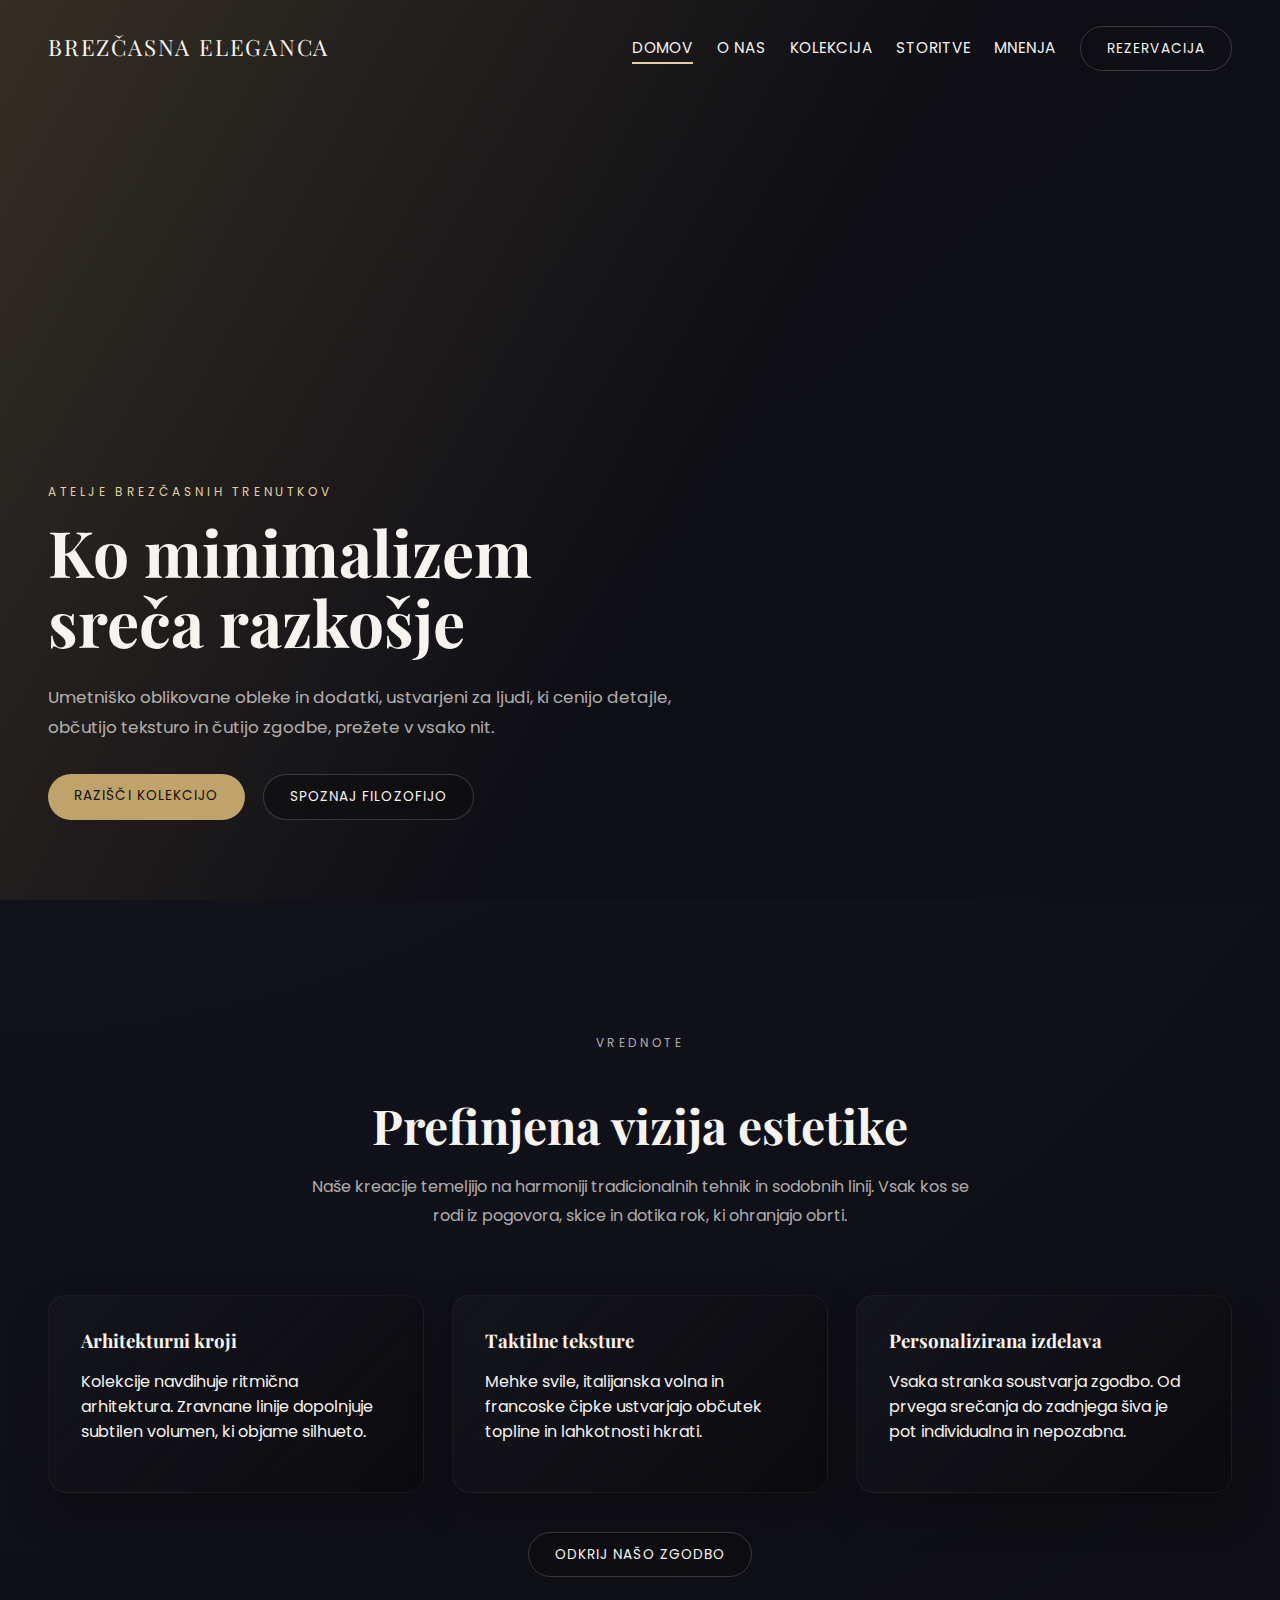
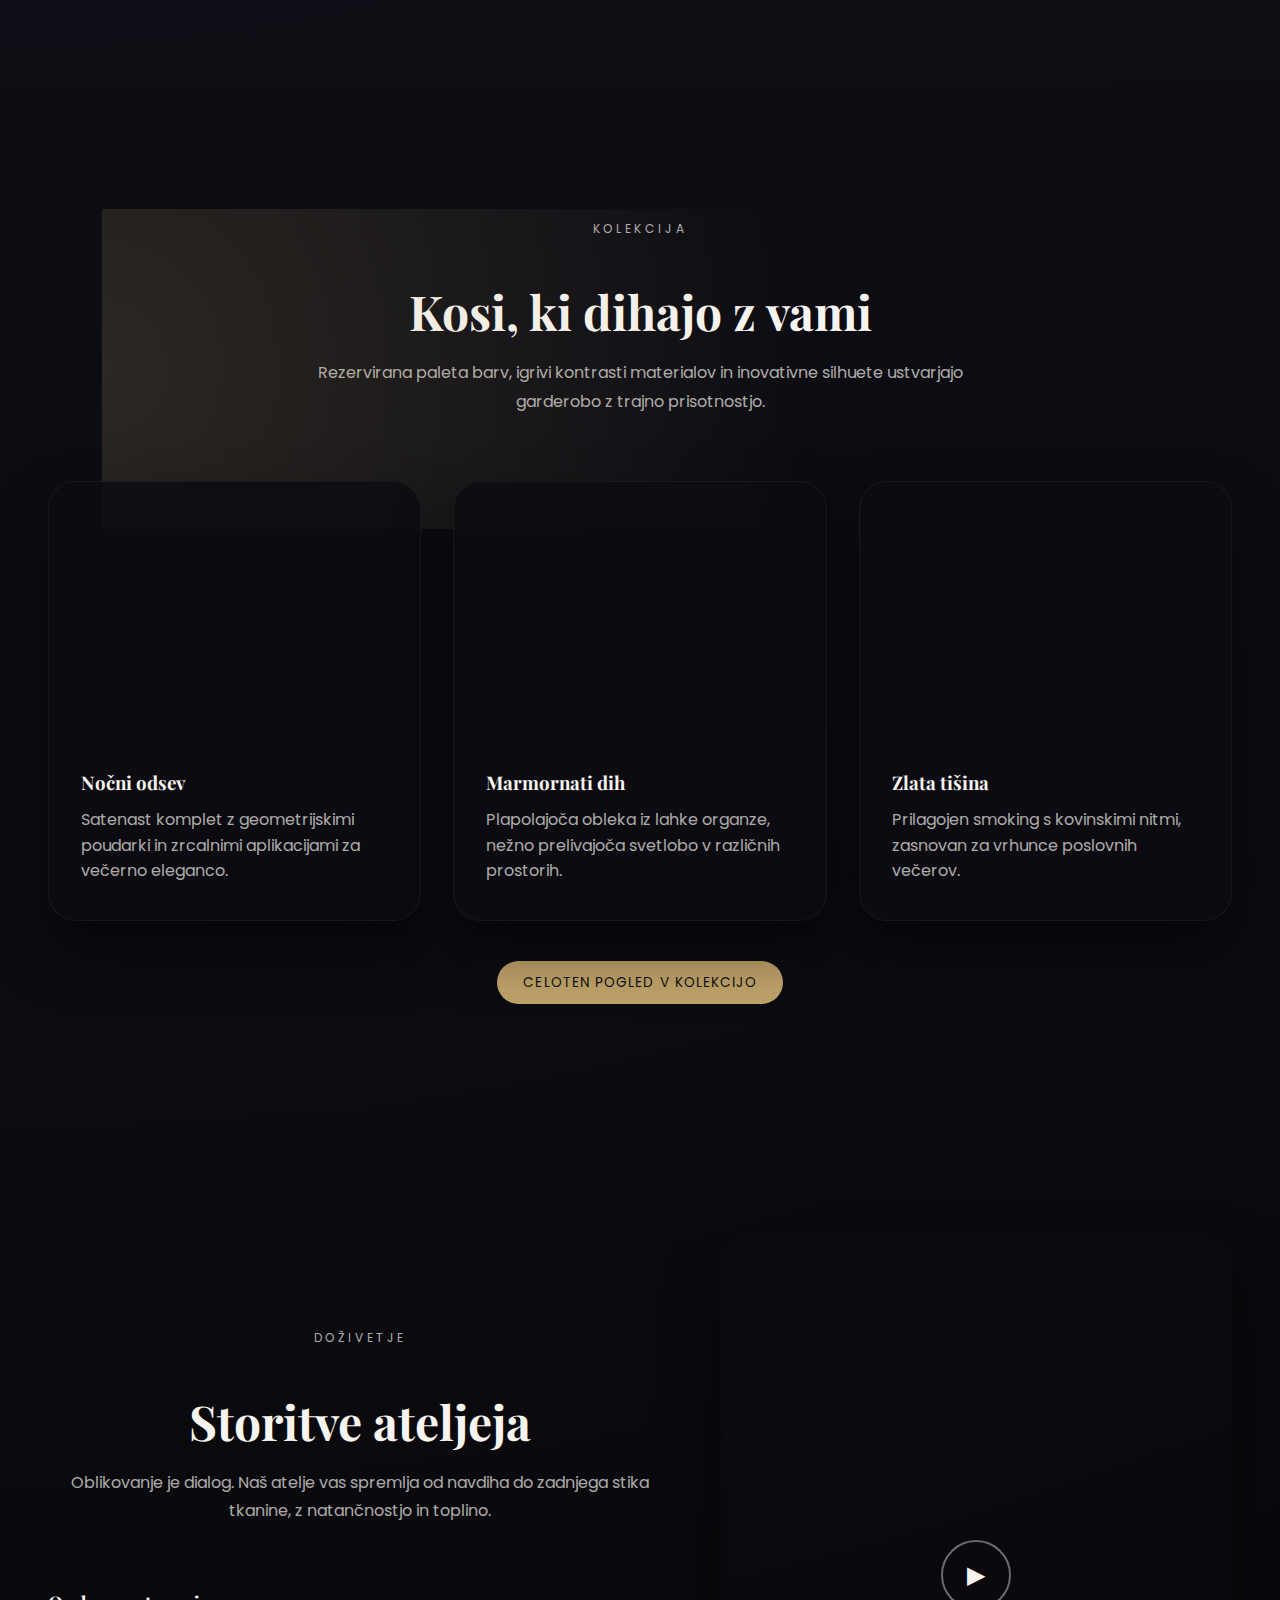
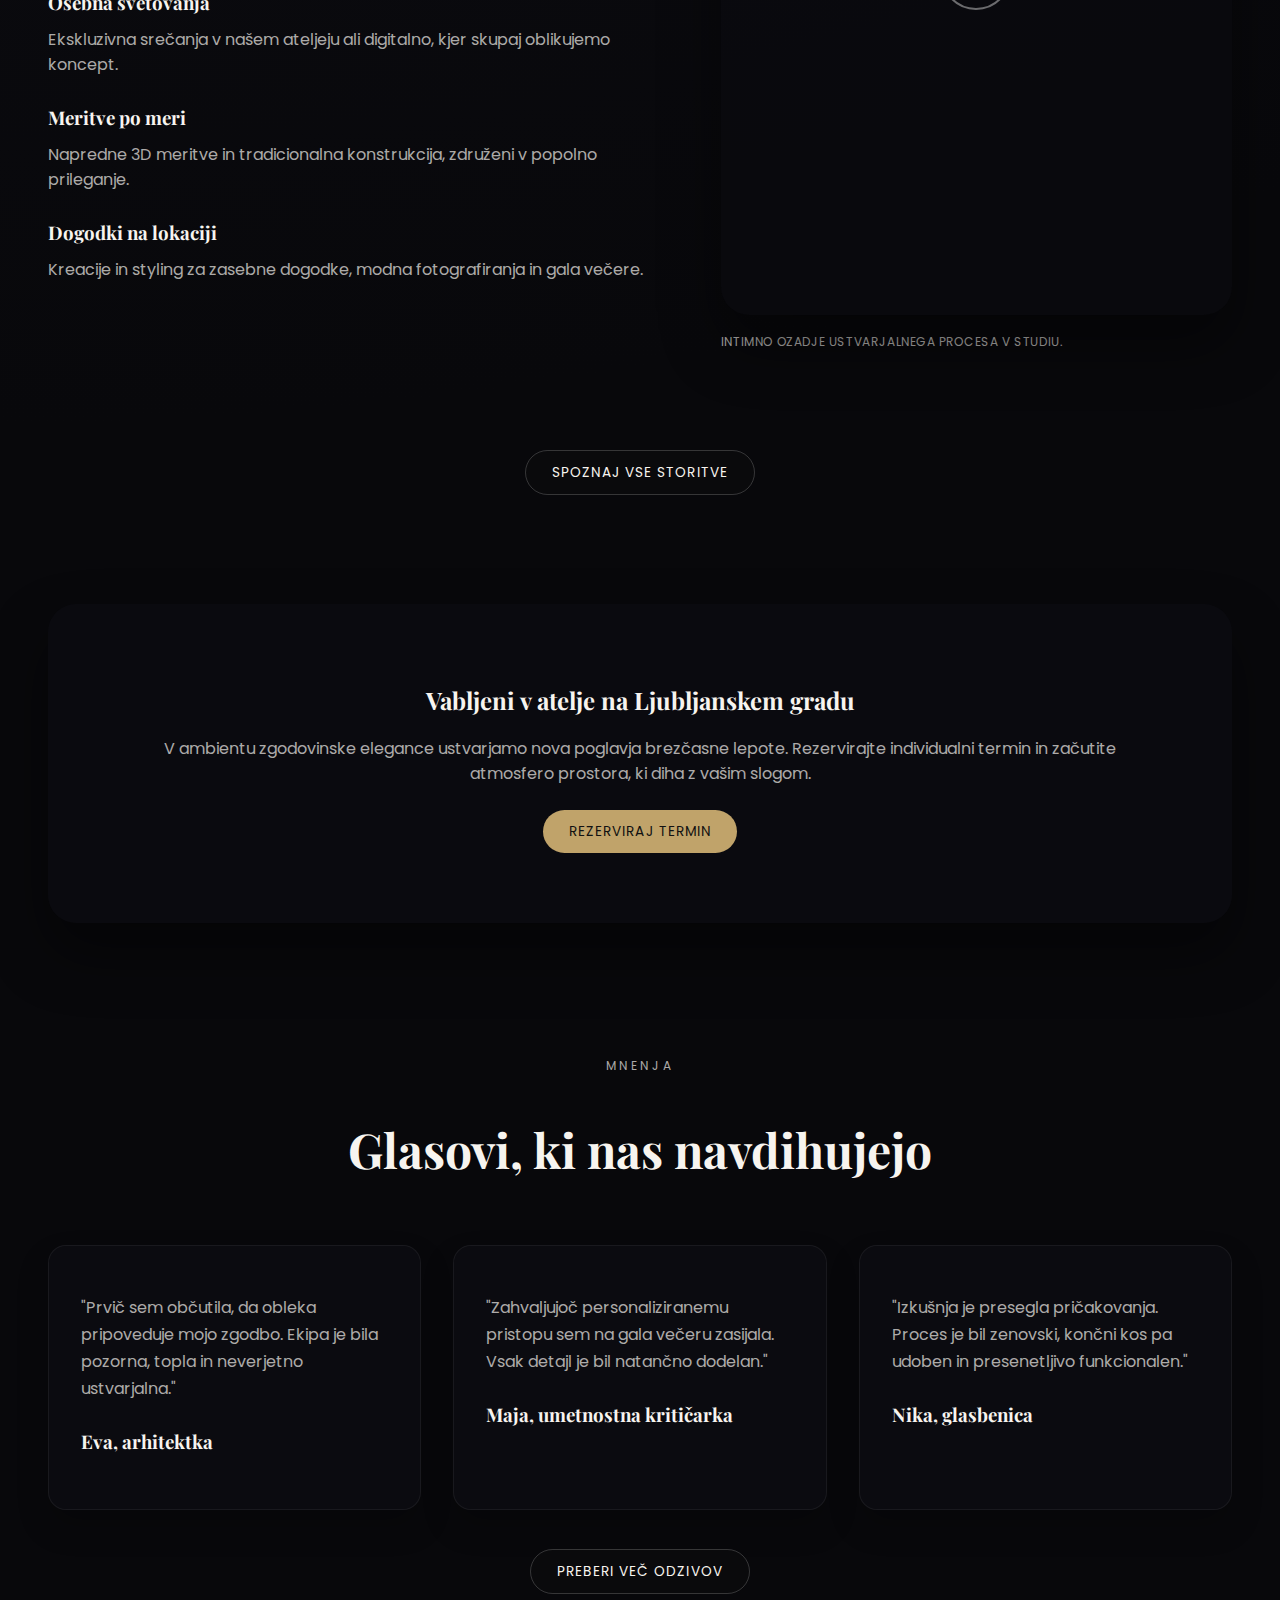
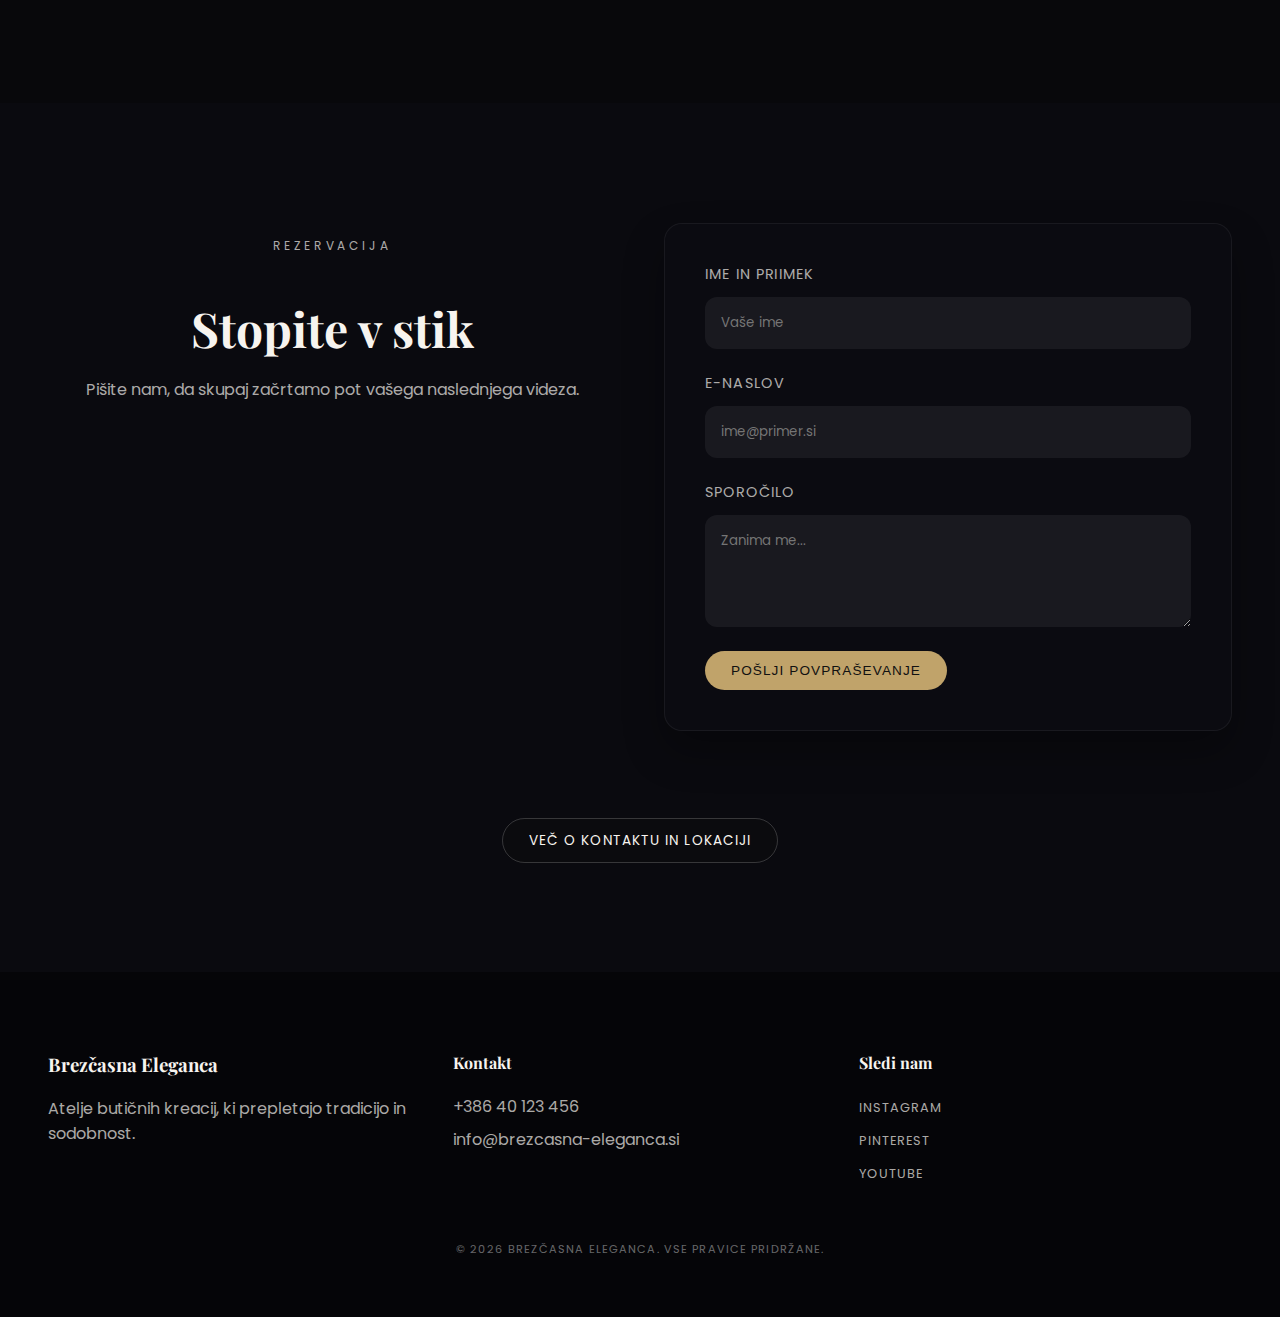
<file: index.html>
<!DOCTYPE html>
<html lang="sl">
<head>
    <meta charset="UTF-8" />
    <meta name="viewport" content="width=device-width, initial-scale=1.0" />
    <title>Brezčasna Eleganca</title>
    <link rel="preconnect" href="https://fonts.googleapis.com" />
    <link rel="preconnect" href="https://fonts.gstatic.com" crossorigin />
    <link href="https://fonts.googleapis.com/css2?family=Playfair+Display:wght@400;600;700&family=Poppins:wght@300;400;500;600&display=swap" rel="stylesheet" />
    <link rel="stylesheet" href="styles/main.css" />
</head>
<body>
    <header class="site-header">
        <nav class="nav">
            <a class="logo" href="index.html">Brezčasna Eleganca</a>
            <ul class="nav-links">
                <li><a class="current" href="index.html">Domov</a></li>
                <li><a href="about.html">O nas</a></li>
                <li><a href="kolekcija.html">Kolekcija</a></li>
                <li><a href="storitve.html">Storitve</a></li>
                <li><a href="mnenja.html">Mnenja</a></li>
                <li><a class="btn" href="kontakt.html">Rezervacija</a></li>
            </ul>
        </nav>
        <div class="hero">
            <p class="eyebrow">Atelje brezčasnih trenutkov</p>
            <h1>Ko minimalizem sreča razkošje</h1>
            <p class="hero-text">
                Umetniško oblikovane obleke in dodatki, ustvarjeni za ljudi, ki cenijo detajle, občutijo teksturo in čutijo zgodbe, prežete v vsako nit.
            </p>
            <div class="hero-actions">
                <a class="btn primary" href="kolekcija.html">Razišči kolekcijo</a>
                <a class="btn ghost" href="storitve.html">Spoznaj filozofijo</a>
            </div>
        </div>
    </header>

    <main>
        <section class="section about">
            <div class="section-heading">
                <p class="eyebrow">Vrednote</p>
                <h2>Prefinjena vizija estetike</h2>
                <p>
                    Naše kreacije temeljijo na harmoniji tradicionalnih tehnik in sodobnih linij. Vsak kos se rodi iz pogovora, skice in dotika rok, ki ohranjajo obrti.
                </p>
            </div>
            <div class="pillars">
                <article class="pillar">
                    <h3>Arhitekturni kroji</h3>
                    <p>Kolekcije navdihuje ritmična arhitektura. Zravnane linije dopolnjuje subtilen volumen, ki objame silhueto.</p>
                </article>
                <article class="pillar">
                    <h3>Taktilne teksture</h3>
                    <p>Mehke svile, italijanska volna in francoske čipke ustvarjajo občutek topline in lahkotnosti hkrati.</p>
                </article>
                <article class="pillar">
                    <h3>Personalizirana izdelava</h3>
                    <p>Vsaka stranka soustvarja zgodbo. Od prvega srečanja do zadnjega šiva je pot individualna in nepozabna.</p>
                </article>
            </div>
            <div class="section-cta">
                <a class="btn ghost" href="about.html">Odkrij našo zgodbo</a>
            </div>
        </section>

        <section class="section collection">
            <div class="section-heading">
                <p class="eyebrow">Kolekcija</p>
                <h2>Kosi, ki dihajo z vami</h2>
                <p>Rezervirana paleta barv, igrivi kontrasti materialov in inovativne silhuete ustvarjajo garderobo z trajno prisotnostjo.</p>
            </div>
            <div class="collection-grid">
                <article class="collection-card">
                    <div class="image image-one"></div>
                    <div class="content">
                        <h3>Nočni odsev</h3>
                        <p>Satenast komplet z geometrijskimi poudarki in zrcalnimi aplikacijami za večerno eleganco.</p>
                    </div>
                </article>
                <article class="collection-card">
                    <div class="image image-two"></div>
                    <div class="content">
                        <h3>Marmornati dih</h3>
                        <p>Plapolajoča obleka iz lahke organze, nežno prelivajoča svetlobo v različnih prostorih.</p>
                    </div>
                </article>
                <article class="collection-card">
                    <div class="image image-three"></div>
                    <div class="content">
                        <h3>Zlata tišina</h3>
                        <p>Prilagojen smoking s kovinskimi nitmi, zasnovan za vrhunce poslovnih večerov.</p>
                    </div>
                </article>
            </div>
            <div class="section-cta">
                <a class="btn primary" href="kolekcija.html">Celoten pogled v kolekcijo</a>
            </div>
        </section>

        <section class="section experience">
            <div class="experience-content">
                <div class="section-heading">
                    <p class="eyebrow">Doživetje</p>
                    <h2>Storitve ateljeja</h2>
                    <p>Oblikovanje je dialog. Naš atelje vas spremlja od navdiha do zadnjega stika tkanine, z natančnostjo in toplino.</p>
                </div>
                <ul class="experience-list">
                    <li>
                        <h3>Osebna svetovanja</h3>
                        <p>Ekskluzivna srečanja v našem ateljeju ali digitalno, kjer skupaj oblikujemo koncept.</p>
                    </li>
                    <li>
                        <h3>Meritve po meri</h3>
                        <p>Napredne 3D meritve in tradicionalna konstrukcija, združeni v popolno prileganje.</p>
                    </li>
                    <li>
                        <h3>Dogodki na lokaciji</h3>
                        <p>Kreacije in styling za zasebne dogodke, modna fotografiranja in gala večere.</p>
                    </li>
                </ul>
            </div>
            <div class="experience-media">
                <div class="video-frame">
                    <div class="video-overlay">
                        <span class="play-icon">&#9654;</span>
                    </div>
                </div>
                <p class="caption">Intimno ozadje ustvarjalnega procesa v studiu.</p>
            </div>
            <div class="section-cta">
                <a class="btn ghost" href="storitve.html">Spoznaj vse storitve</a>
            </div>
        </section>

        <section class="section highlight">
            <div class="highlight-content">
                <h2>Vabljeni v atelje na Ljubljanskem gradu</h2>
                <p>
                    V ambientu zgodovinske elegance ustvarjamo nova poglavja brezčasne lepote. Rezervirajte individualni termin in začutite atmosfero prostora, ki diha z vašim slogom.
                </p>
                <a class="btn primary" href="kontakt.html">Rezerviraj termin</a>
            </div>
        </section>

        <section class="section testimonials">
            <div class="section-heading">
                <p class="eyebrow">Mnenja</p>
                <h2>Glasovi, ki nas navdihujejo</h2>
            </div>
            <div class="testimonial-grid">
                <article class="testimonial">
                    <p>"Prvič sem občutila, da obleka pripoveduje mojo zgodbo. Ekipa je bila pozorna, topla in neverjetno ustvarjalna."</p>
                    <h3>Eva, arhitektka</h3>
                </article>
                <article class="testimonial">
                    <p>"Zahvaljujoč personaliziranemu pristopu sem na gala večeru zasijala. Vsak detajl je bil natančno dodelan."</p>
                    <h3>Maja, umetnostna kritičarka</h3>
                </article>
                <article class="testimonial">
                    <p>"Izkušnja je presegla pričakovanja. Proces je bil zenovski, končni kos pa udoben in presenetljivo funkcionalen."</p>
                    <h3>Nika, glasbenica</h3>
                </article>
            </div>
            <div class="section-cta">
                <a class="btn ghost" href="mnenja.html">Preberi več odzivov</a>
            </div>
        </section>

        <section class="section contact">
            <div class="section-heading">
                <p class="eyebrow">Rezervacija</p>
                <h2>Stopite v stik</h2>
                <p>Pišite nam, da skupaj začrtamo pot vašega naslednjega videza.</p>
            </div>
            <form class="contact-form">
                <div class="form-row">
                    <label for="name">Ime in priimek</label>
                    <input id="name" name="name" type="text" placeholder="Vaše ime" required />
                </div>
                <div class="form-row">
                    <label for="email">E-naslov</label>
                    <input id="email" name="email" type="email" placeholder="ime@primer.si" required />
                </div>
                <div class="form-row">
                    <label for="message">Sporočilo</label>
                    <textarea id="message" name="message" rows="4" placeholder="Zanima me..." required></textarea>
                </div>
                <button class="btn primary" type="submit">Pošlji povpraševanje</button>
            </form>
            <div class="section-cta">
                <a class="btn ghost" href="kontakt.html">Več o kontaktu in lokaciji</a>
            </div>
        </section>
    </main>

    <footer class="site-footer">
        <div class="footer-columns">
            <div>
                <h3>Brezčasna Eleganca</h3>
                <p>Atelje butičnih kreacij, ki prepletajo tradicijo in sodobnost.</p>
            </div>
            <div>
                <h4>Kontakt</h4>
                <ul>
                    <li><a href="tel:+38640123456">+386 40 123 456</a></li>
                    <li><a href="mailto:info@brezcasna-eleganca.si">info@brezcasna-eleganca.si</a></li>
                </ul>
            </div>
            <div>
                <h4>Sledi nam</h4>
                <ul class="socials">
                    <li><a href="#">Instagram</a></li>
                    <li><a href="#">Pinterest</a></li>
                    <li><a href="#">YouTube</a></li>
                </ul>
            </div>
        </div>
        <p class="footer-note">© <span id="year"></span> Brezčasna Eleganca. Vse pravice pridržane.</p>
    </footer>

    <script>
        document.getElementById("year").textContent = new Date().getFullYear();
    </script>
</body>
</html>
</file>
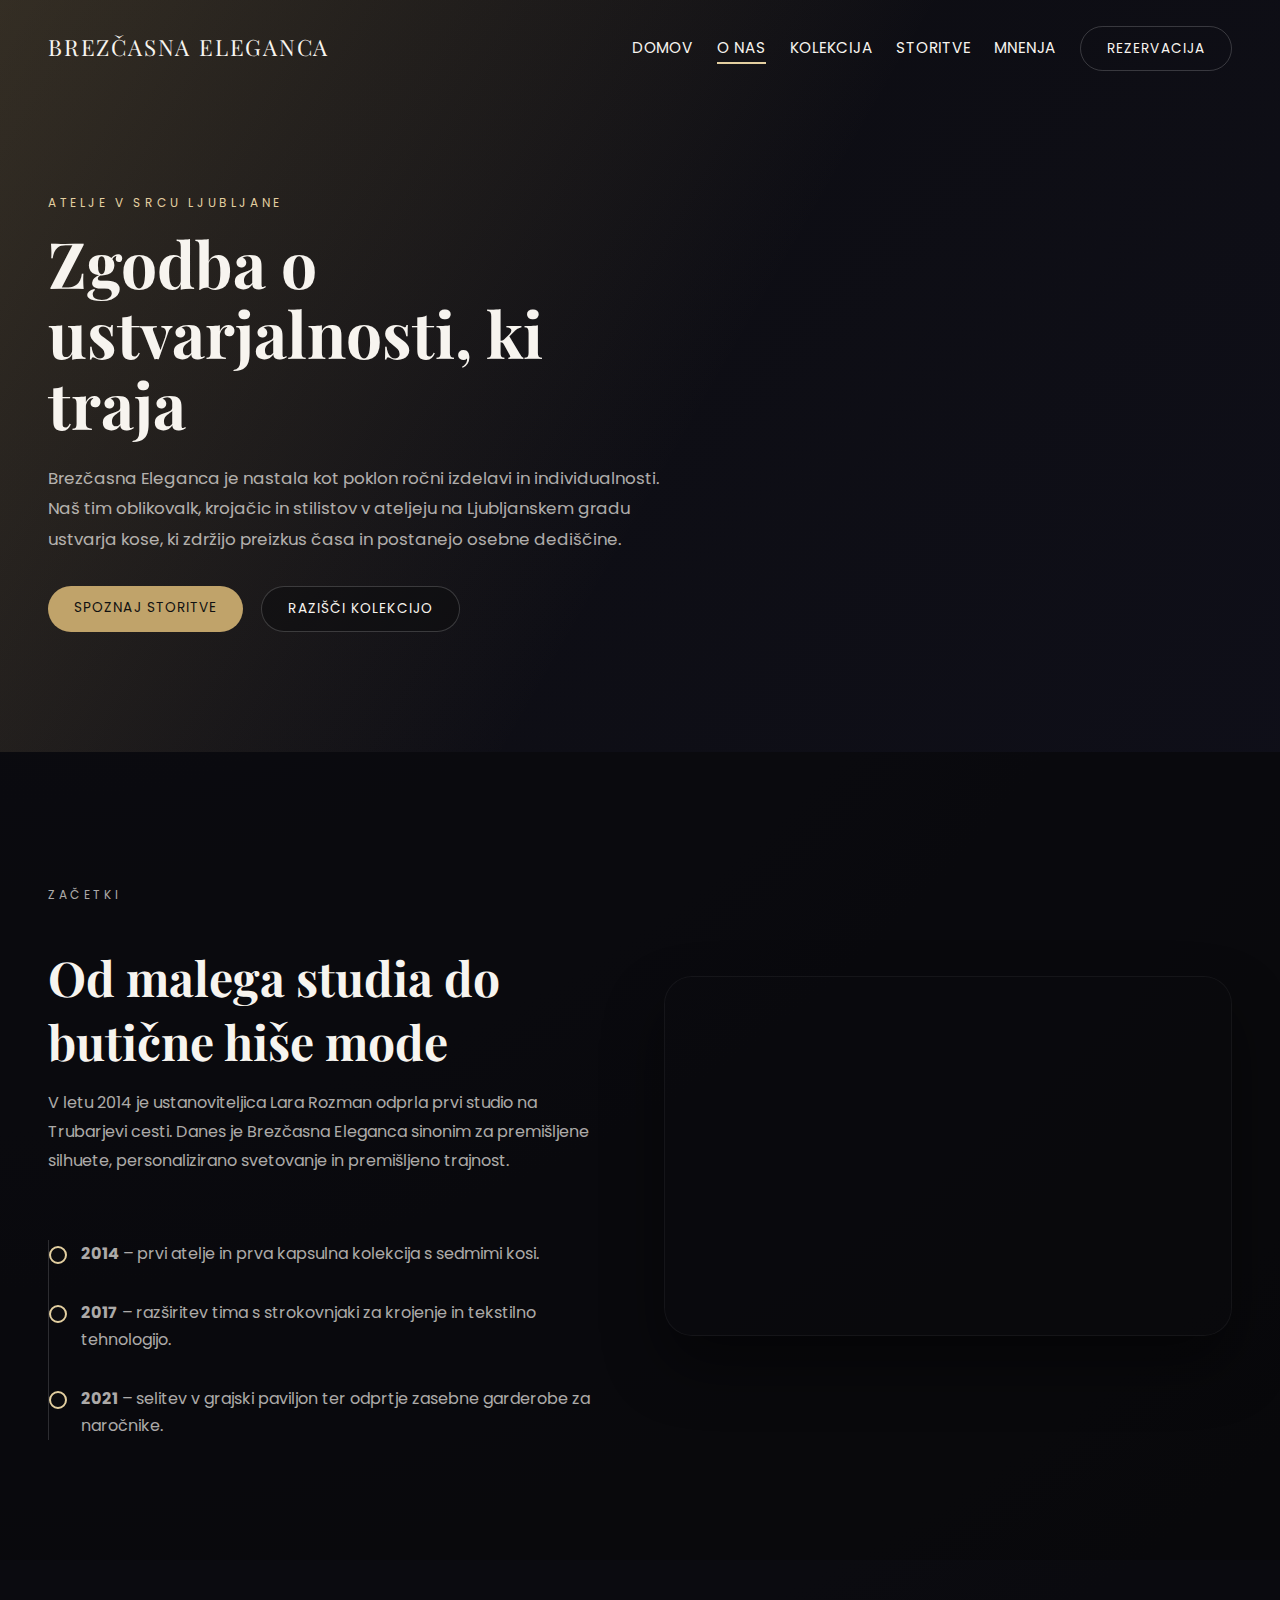
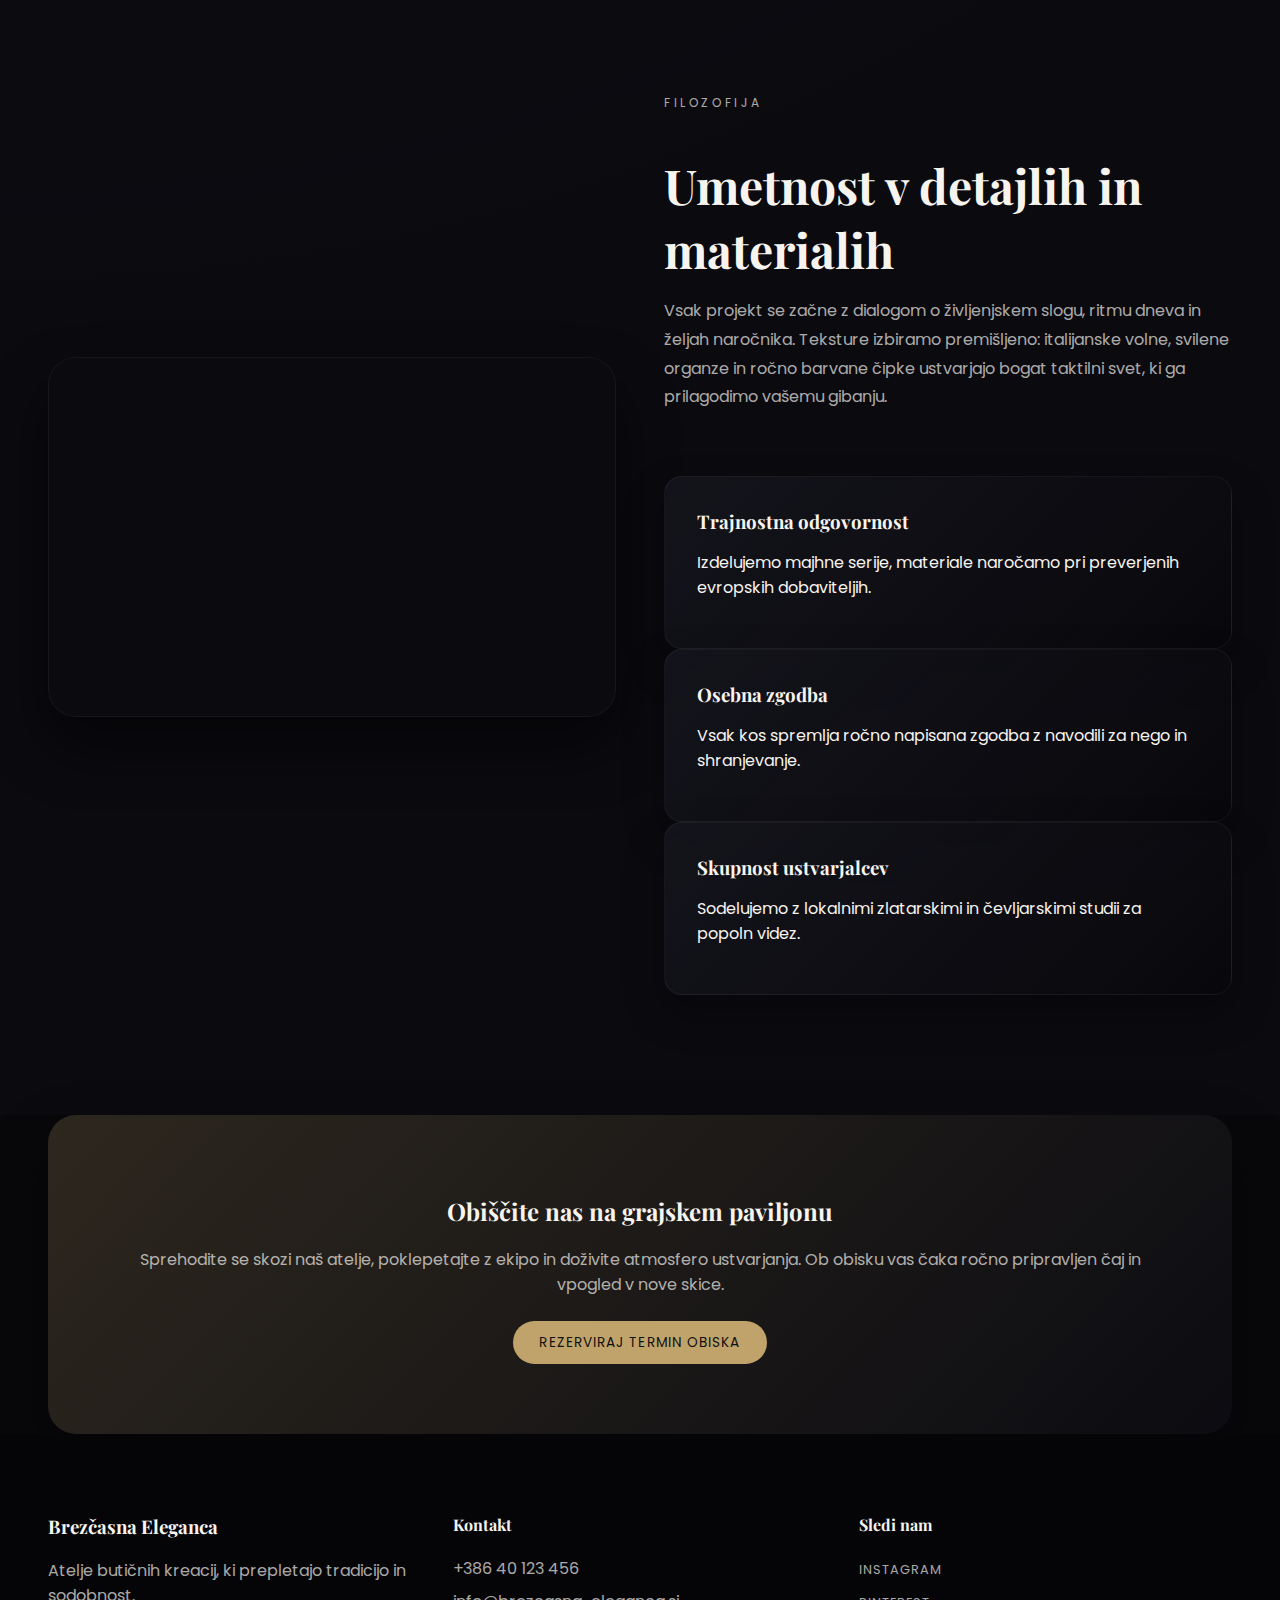
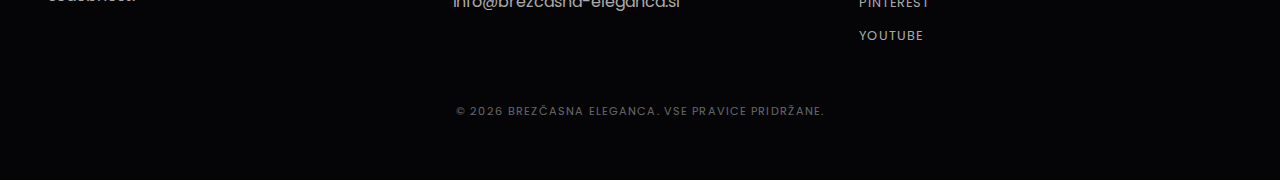
<file: about.html>
<!DOCTYPE html>
<html lang="sl">
<head>
    <meta charset="UTF-8" />
    <meta name="viewport" content="width=device-width, initial-scale=1.0" />
    <title>O ateljeju – Brezčasna Eleganca</title>
    <link rel="preconnect" href="https://fonts.googleapis.com" />
    <link rel="preconnect" href="https://fonts.gstatic.com" crossorigin />
    <link
        href="https://fonts.googleapis.com/css2?family=Playfair+Display:wght@400;600;700&family=Poppins:wght@300;400;500;600&display=swap"
        rel="stylesheet"
    />
    <link rel="stylesheet" href="styles/main.css" />
</head>
<body class="page page-about">
    <header class="site-header">
        <nav class="nav">
            <a class="logo" href="index.html">Brezčasna Eleganca</a>
            <ul class="nav-links">
                <li><a href="index.html">Domov</a></li>
                <li><a class="current" href="about.html">O nas</a></li>
                <li><a href="kolekcija.html">Kolekcija</a></li>
                <li><a href="storitve.html">Storitve</a></li>
                <li><a href="mnenja.html">Mnenja</a></li>
                <li><a class="btn" href="kontakt.html">Rezervacija</a></li>
            </ul>
        </nav>
        <div class="hero">
            <p class="eyebrow">Atelje v srcu Ljubljane</p>
            <h1>Zgodba o ustvarjalnosti, ki traja</h1>
            <p class="hero-text">
                Brezčasna Eleganca je nastala kot poklon ročni izdelavi in individualnosti. Naš tim oblikovalk, krojačic in
                stilistov v ateljeju na Ljubljanskem gradu ustvarja kose, ki zdržijo preizkus časa in postanejo osebne dediščine.
            </p>
            <div class="hero-actions">
                <a class="btn primary" href="storitve.html">Spoznaj storitve</a>
                <a class="btn ghost" href="kolekcija.html">Razišči kolekcijo</a>
            </div>
        </div>
    </header>

    <main>
        <section class="section">
            <div class="two-column">
                <div>
                    <div class="section-heading align-left">
                        <p class="eyebrow">Začetki</p>
                        <h2>Od malega studia do butične hiše mode</h2>
                        <p>
                            V letu 2014 je ustanoviteljica Lara Rozman odprla prvi studio na Trubarjevi cesti. Danes je Brezčasna
                            Eleganca sinonim za premišljene silhuete, personalizirano svetovanje in premišljeno trajnost.
                        </p>
                    </div>
                    <ul class="timeline">
                        <li><strong>2014</strong> – prvi atelje in prva kapsulna kolekcija s sedmimi kosi.</li>
                        <li><strong>2017</strong> – razširitev tima s strokovnjaki za krojenje in tekstilno tehnologijo.</li>
                        <li><strong>2021</strong> – selitev v grajski paviljon ter odprtje zasebne garderobe za naročnike.</li>
                    </ul>
                </div>
                <div class="image-panel image-atelier" aria-hidden="true"></div>
            </div>
        </section>

        <section class="section">
            <div class="two-column">
                <div class="image-panel image-sketches" aria-hidden="true"></div>
                <div>
                    <div class="section-heading align-left">
                        <p class="eyebrow">Filozofija</p>
                        <h2>Umetnost v detajlih in materialih</h2>
                        <p>
                            Vsak projekt se začne z dialogom o življenjskem slogu, ritmu dneva in željah naročnika. Teksture
                            izbiramo premišljeno: italijanske volne, svilene organze in ročno barvane čipke ustvarjajo bogat
                            taktilni svet, ki ga prilagodimo vašemu gibanju.
                        </p>
                    </div>
                    <div class="pillars">
                        <article class="pillar">
                            <h3>Trajnostna odgovornost</h3>
                            <p>Izdelujemo majhne serije, materiale naročamo pri preverjenih evropskih dobaviteljih.</p>
                        </article>
                        <article class="pillar">
                            <h3>Osebna zgodba</h3>
                            <p>Vsak kos spremlja ročno napisana zgodba z navodili za nego in shranjevanje.</p>
                        </article>
                        <article class="pillar">
                            <h3>Skupnost ustvarjalcev</h3>
                            <p>Sodelujemo z lokalnimi zlatarskimi in čevljarskimi studii za popoln videz.</p>
                        </article>
                    </div>
                </div>
            </div>
        </section>

        <section class="section highlight">
            <div class="highlight-content">
                <h2>Obiščite nas na grajskem paviljonu</h2>
                <p>
                    Sprehodite se skozi naš atelje, poklepetajte z ekipo in doživite atmosfero ustvarjanja. Ob obisku vas čaka
                    ročno pripravljen čaj in vpogled v nove skice.
                </p>
                <a class="btn primary" href="kontakt.html">Rezerviraj termin obiska</a>
            </div>
        </section>
    </main>

    <footer class="site-footer">
        <div class="footer-columns">
            <div>
                <h3>Brezčasna Eleganca</h3>
                <p>Atelje butičnih kreacij, ki prepletajo tradicijo in sodobnost.</p>
            </div>
            <div>
                <h4>Kontakt</h4>
                <ul>
                    <li><a href="tel:+38640123456">+386 40 123 456</a></li>
                    <li><a href="mailto:info@brezcasna-eleganca.si">info@brezcasna-eleganca.si</a></li>
                </ul>
            </div>
            <div>
                <h4>Sledi nam</h4>
                <ul class="socials">
                    <li><a href="#">Instagram</a></li>
                    <li><a href="#">Pinterest</a></li>
                    <li><a href="#">YouTube</a></li>
                </ul>
            </div>
        </div>
        <p class="footer-note">© <span id="year"></span> Brezčasna Eleganca. Vse pravice pridržane.</p>
    </footer>

    <script>
        document.getElementById("year").textContent = new Date().getFullYear();
    </script>
</body>
</html>
</file>
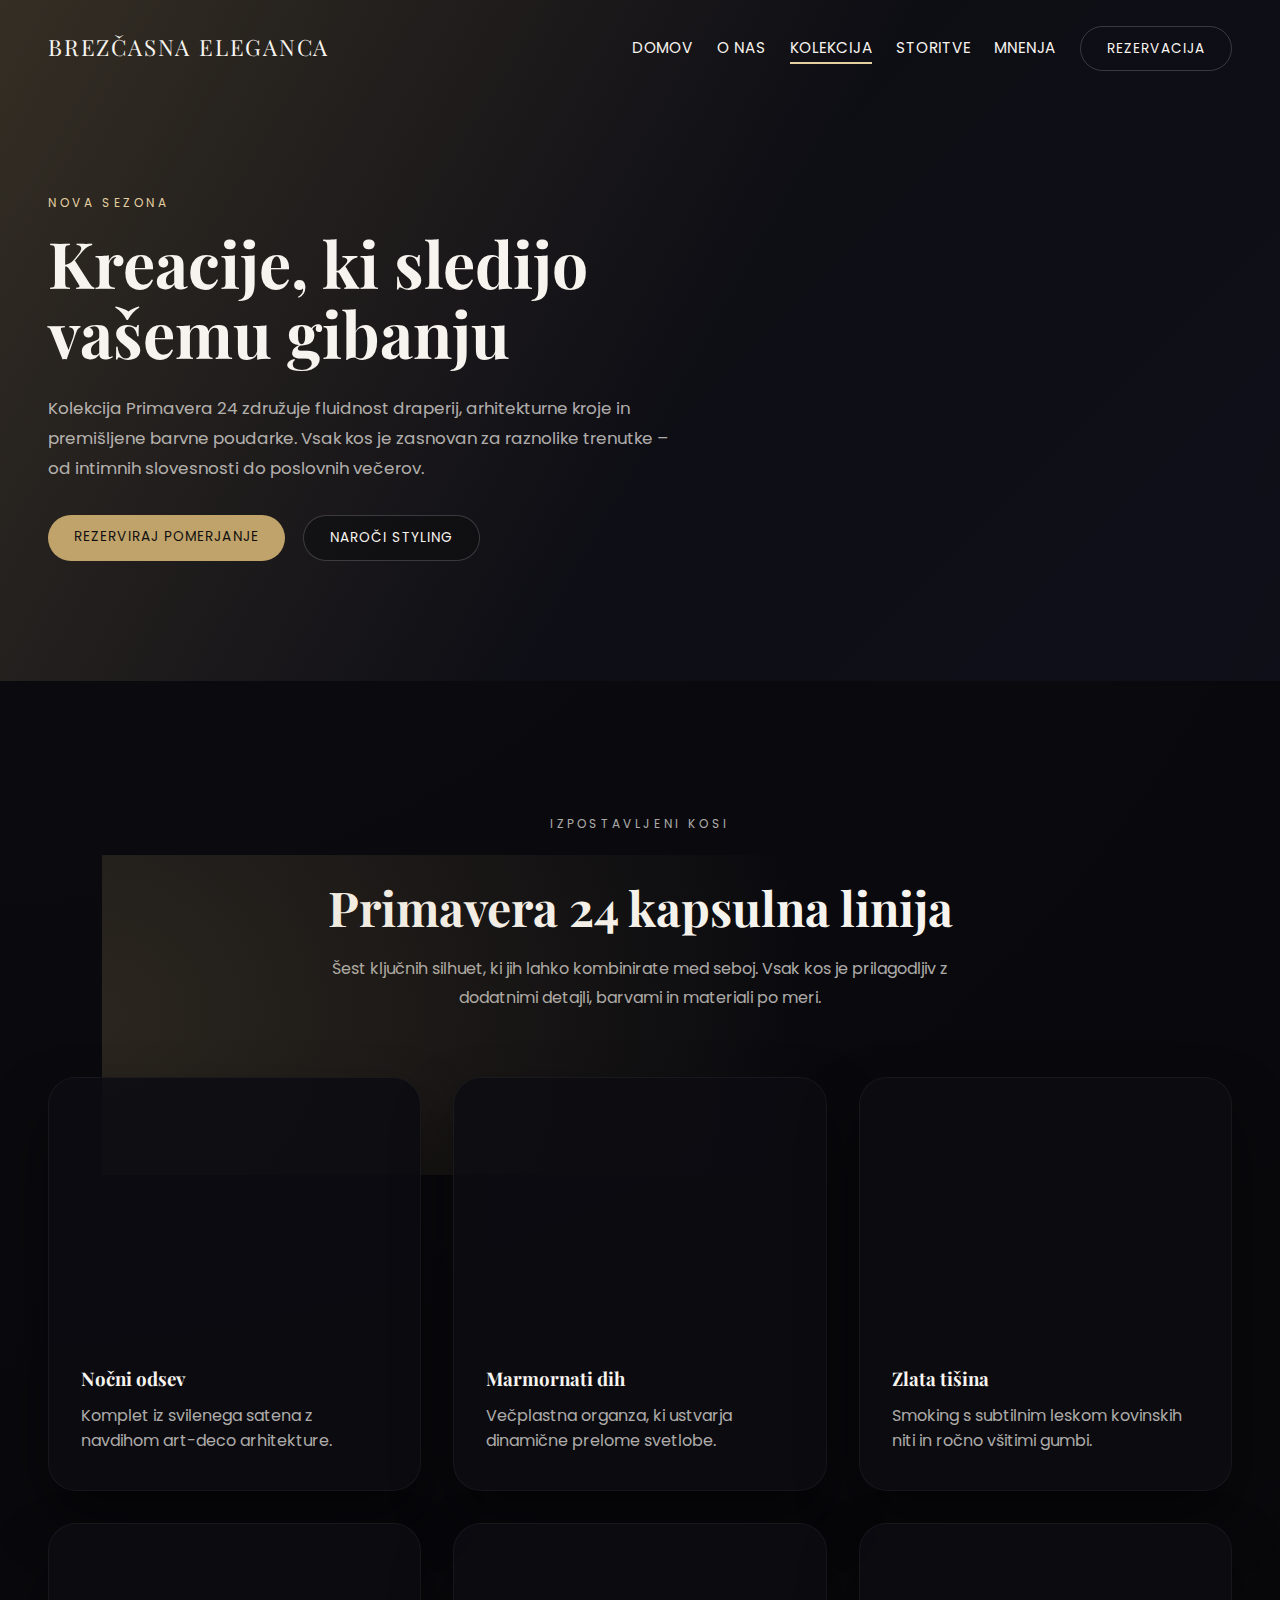
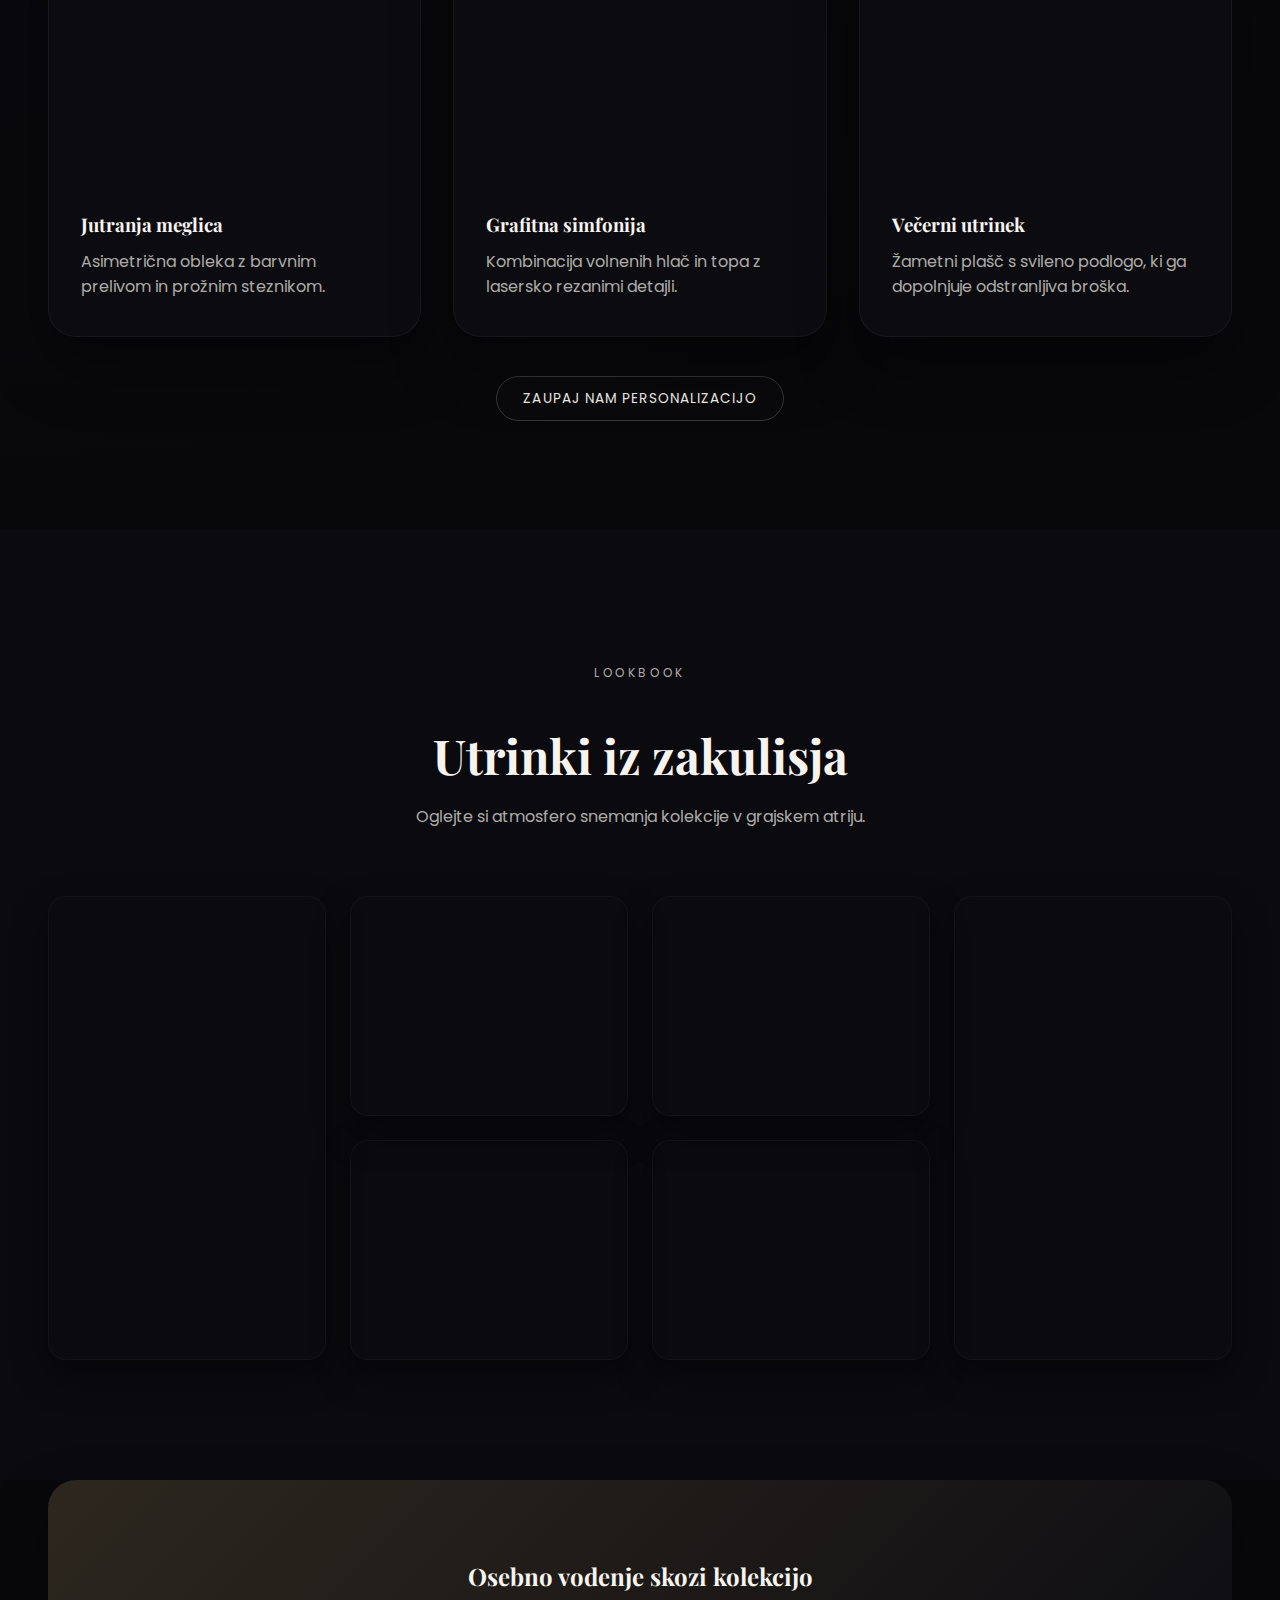
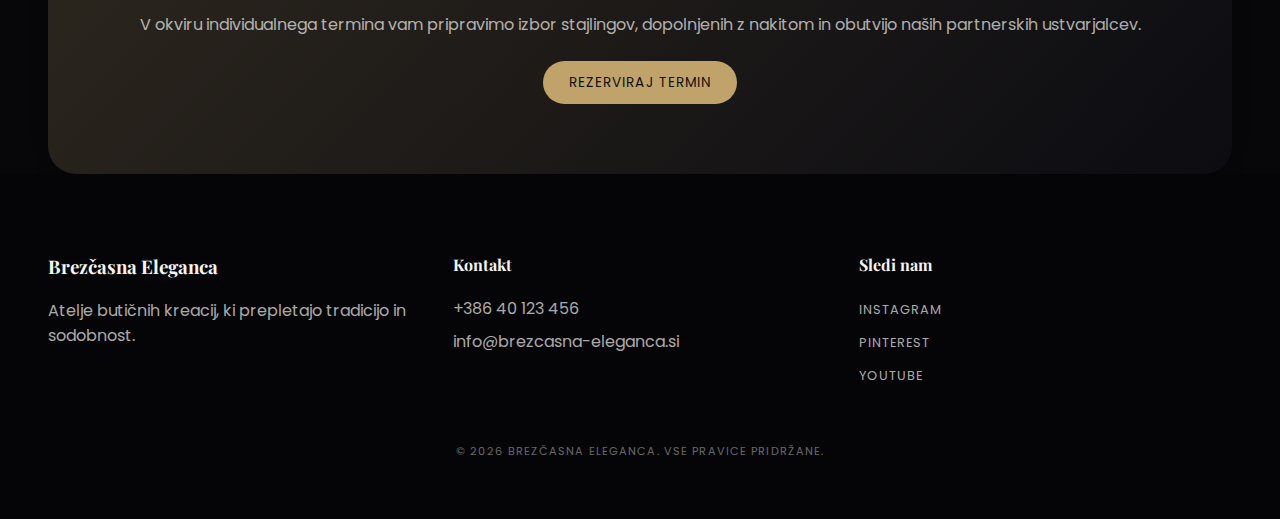
<file: kolekcija.html>
<!DOCTYPE html>
<html lang="sl">
<head>
    <meta charset="UTF-8" />
    <meta name="viewport" content="width=device-width, initial-scale=1.0" />
    <title>Kolekcija – Brezčasna Eleganca</title>
    <link rel="preconnect" href="https://fonts.googleapis.com" />
    <link rel="preconnect" href="https://fonts.gstatic.com" crossorigin />
    <link
        href="https://fonts.googleapis.com/css2?family=Playfair+Display:wght@400;600;700&family=Poppins:wght@300;400;500;600&display=swap"
        rel="stylesheet"
    />
    <link rel="stylesheet" href="styles/main.css" />
</head>
<body class="page page-collection">
    <header class="site-header">
        <nav class="nav">
            <a class="logo" href="index.html">Brezčasna Eleganca</a>
            <ul class="nav-links">
                <li><a href="index.html">Domov</a></li>
                <li><a href="about.html">O nas</a></li>
                <li><a class="current" href="kolekcija.html">Kolekcija</a></li>
                <li><a href="storitve.html">Storitve</a></li>
                <li><a href="mnenja.html">Mnenja</a></li>
                <li><a class="btn" href="kontakt.html">Rezervacija</a></li>
            </ul>
        </nav>
        <div class="hero">
            <p class="eyebrow">Nova sezona</p>
            <h1>Kreacije, ki sledijo vašemu gibanju</h1>
            <p class="hero-text">
                Kolekcija Primavera 24 združuje fluidnost draperij, arhitekturne kroje in premišljene barvne poudarke. Vsak
                kos je zasnovan za raznolike trenutke – od intimnih slovesnosti do poslovnih večerov.
            </p>
            <div class="hero-actions">
                <a class="btn primary" href="kontakt.html">Rezerviraj pomerjanje</a>
                <a class="btn ghost" href="storitve.html">Naroči styling</a>
            </div>
        </div>
    </header>

    <main>
        <section class="section collection">
            <div class="section-heading">
                <p class="eyebrow">Izpostavljeni kosi</p>
                <h2>Primavera 24 kapsulna linija</h2>
                <p>
                    Šest ključnih silhuet, ki jih lahko kombinirate med seboj. Vsak kos je prilagodljiv z dodatnimi detajli,
                    barvami in materiali po meri.
                </p>
            </div>
            <div class="collection-grid">
                <article class="collection-card">
                    <div class="image image-one"></div>
                    <div class="content">
                        <h3>Nočni odsev</h3>
                        <p>Komplet iz svilenega satena z navdihom art-deco arhitekture.</p>
                    </div>
                </article>
                <article class="collection-card">
                    <div class="image image-two"></div>
                    <div class="content">
                        <h3>Marmornati dih</h3>
                        <p>Večplastna organza, ki ustvarja dinamične prelome svetlobe.</p>
                    </div>
                </article>
                <article class="collection-card">
                    <div class="image image-three"></div>
                    <div class="content">
                        <h3>Zlata tišina</h3>
                        <p>Smoking s subtilnim leskom kovinskih niti in ročno všitimi gumbi.</p>
                    </div>
                </article>
                <article class="collection-card">
                    <div class="image image-look-2"></div>
                    <div class="content">
                        <h3>Jutranja meglica</h3>
                        <p>Asimetrična obleka z barvnim prelivom in prožnim steznikom.</p>
                    </div>
                </article>
                <article class="collection-card">
                    <div class="image image-look-3"></div>
                    <div class="content">
                        <h3>Grafitna simfonija</h3>
                        <p>Kombinacija volnenih hlač in topa z lasersko rezanimi detajli.</p>
                    </div>
                </article>
                <article class="collection-card">
                    <div class="image image-look-4"></div>
                    <div class="content">
                        <h3>Večerni utrinek</h3>
                        <p>Žametni plašč s svileno podlogo, ki ga dopolnjuje odstranljiva broška.</p>
                    </div>
                </article>
            </div>
            <div class="section-cta">
                <a class="btn ghost" href="storitve.html">Zaupaj nam personalizacijo</a>
            </div>
        </section>

        <section class="section">
            <div class="section-heading">
                <p class="eyebrow">Lookbook</p>
                <h2>Utrinki iz zakulisja</h2>
                <p>Oglejte si atmosfero snemanja kolekcije v grajskem atriju.</p>
            </div>
            <div class="lookbook-grid">
                <div class="lookbook-item tall image-one" aria-hidden="true"></div>
                <div class="lookbook-item image-look-1" aria-hidden="true"></div>
                <div class="lookbook-item image-look-2" aria-hidden="true"></div>
                <div class="lookbook-item tall image-look-3" aria-hidden="true"></div>
                <div class="lookbook-item image-look-4" aria-hidden="true"></div>
                <div class="lookbook-item image-two" aria-hidden="true"></div>
            </div>
        </section>

        <section class="section highlight">
            <div class="highlight-content">
                <h2>Osebno vodenje skozi kolekcijo</h2>
                <p>
                    V okviru individualnega termina vam pripravimo izbor stajlingov, dopolnjenih z nakitom in obutvijo naših
                    partnerskih ustvarjalcev.
                </p>
                <a class="btn primary" href="kontakt.html">Rezerviraj termin</a>
            </div>
        </section>
    </main>

    <footer class="site-footer">
        <div class="footer-columns">
            <div>
                <h3>Brezčasna Eleganca</h3>
                <p>Atelje butičnih kreacij, ki prepletajo tradicijo in sodobnost.</p>
            </div>
            <div>
                <h4>Kontakt</h4>
                <ul>
                    <li><a href="tel:+38640123456">+386 40 123 456</a></li>
                    <li><a href="mailto:info@brezcasna-eleganca.si">info@brezcasna-eleganca.si</a></li>
                </ul>
            </div>
            <div>
                <h4>Sledi nam</h4>
                <ul class="socials">
                    <li><a href="#">Instagram</a></li>
                    <li><a href="#">Pinterest</a></li>
                    <li><a href="#">YouTube</a></li>
                </ul>
            </div>
        </div>
        <p class="footer-note">© <span id="year"></span> Brezčasna Eleganca. Vse pravice pridržane.</p>
    </footer>

    <script>
        document.getElementById("year").textContent = new Date().getFullYear();
    </script>
</body>
</html>
</file>
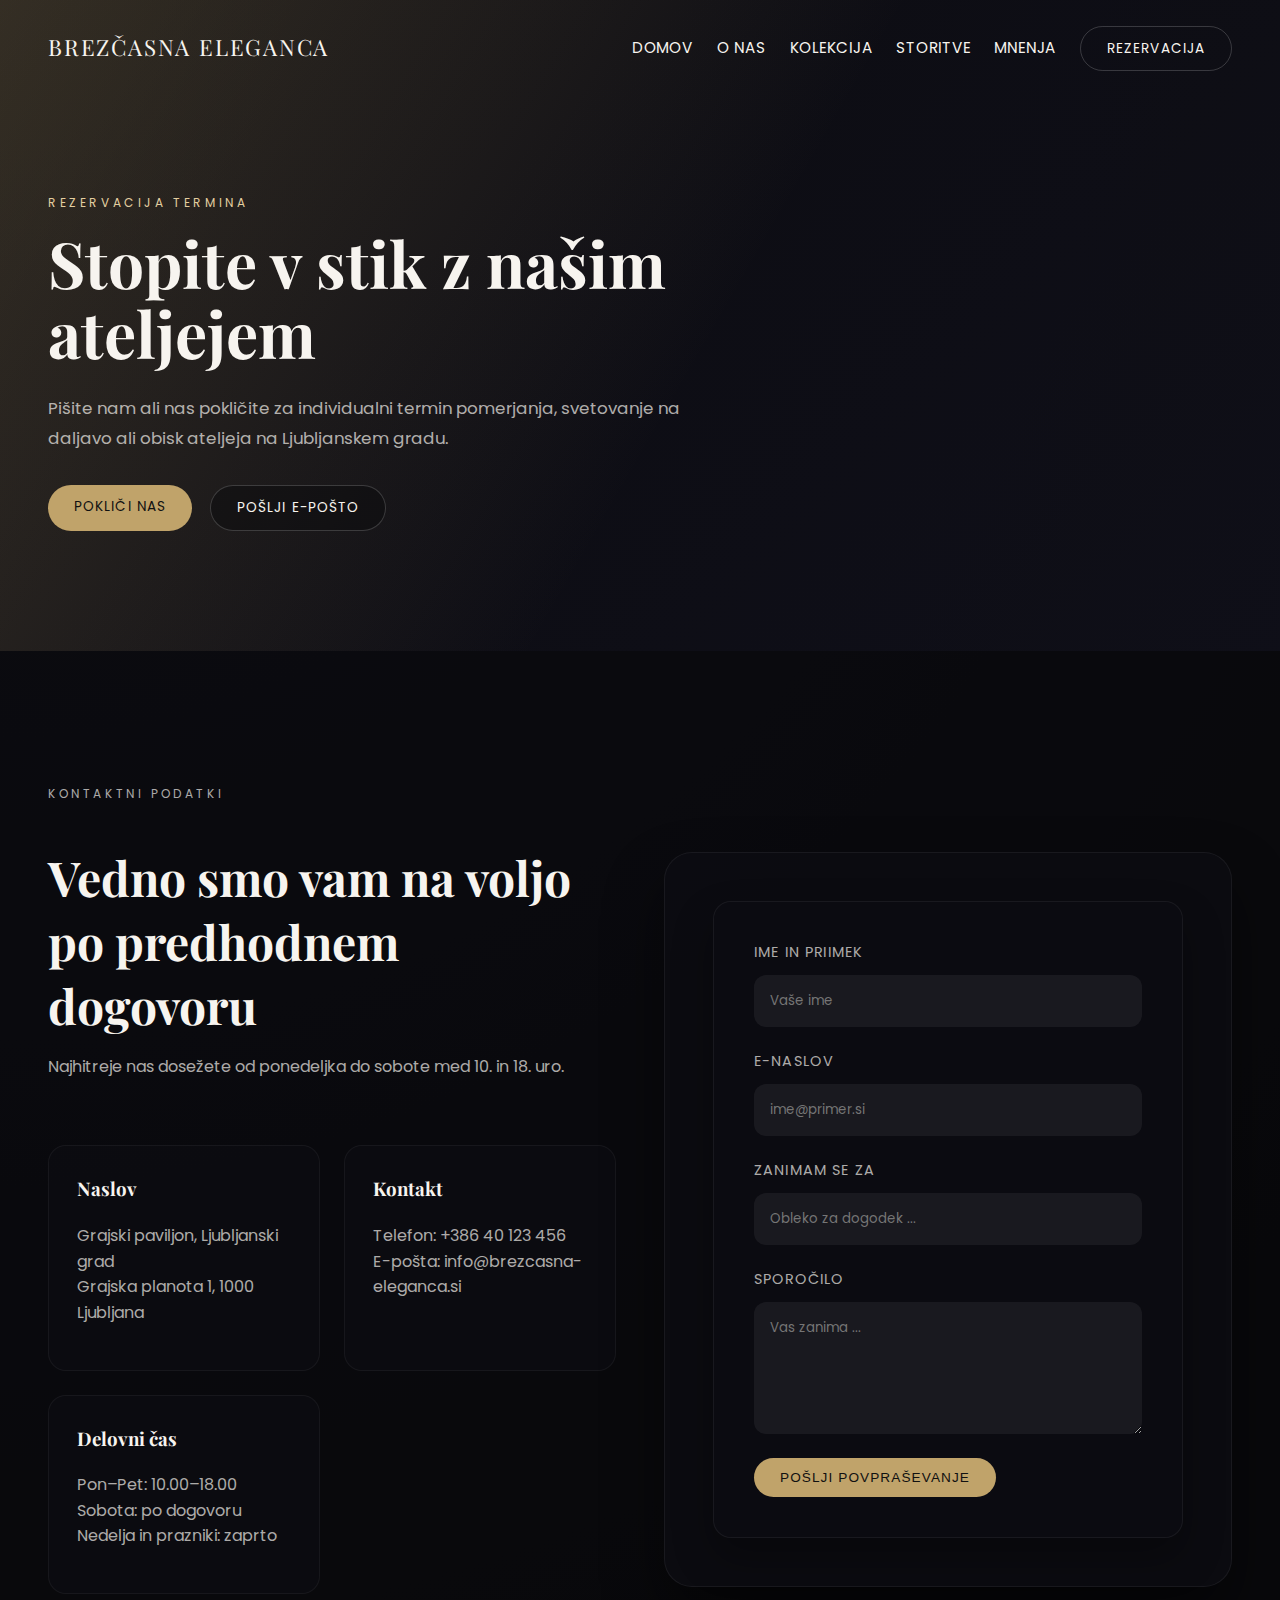
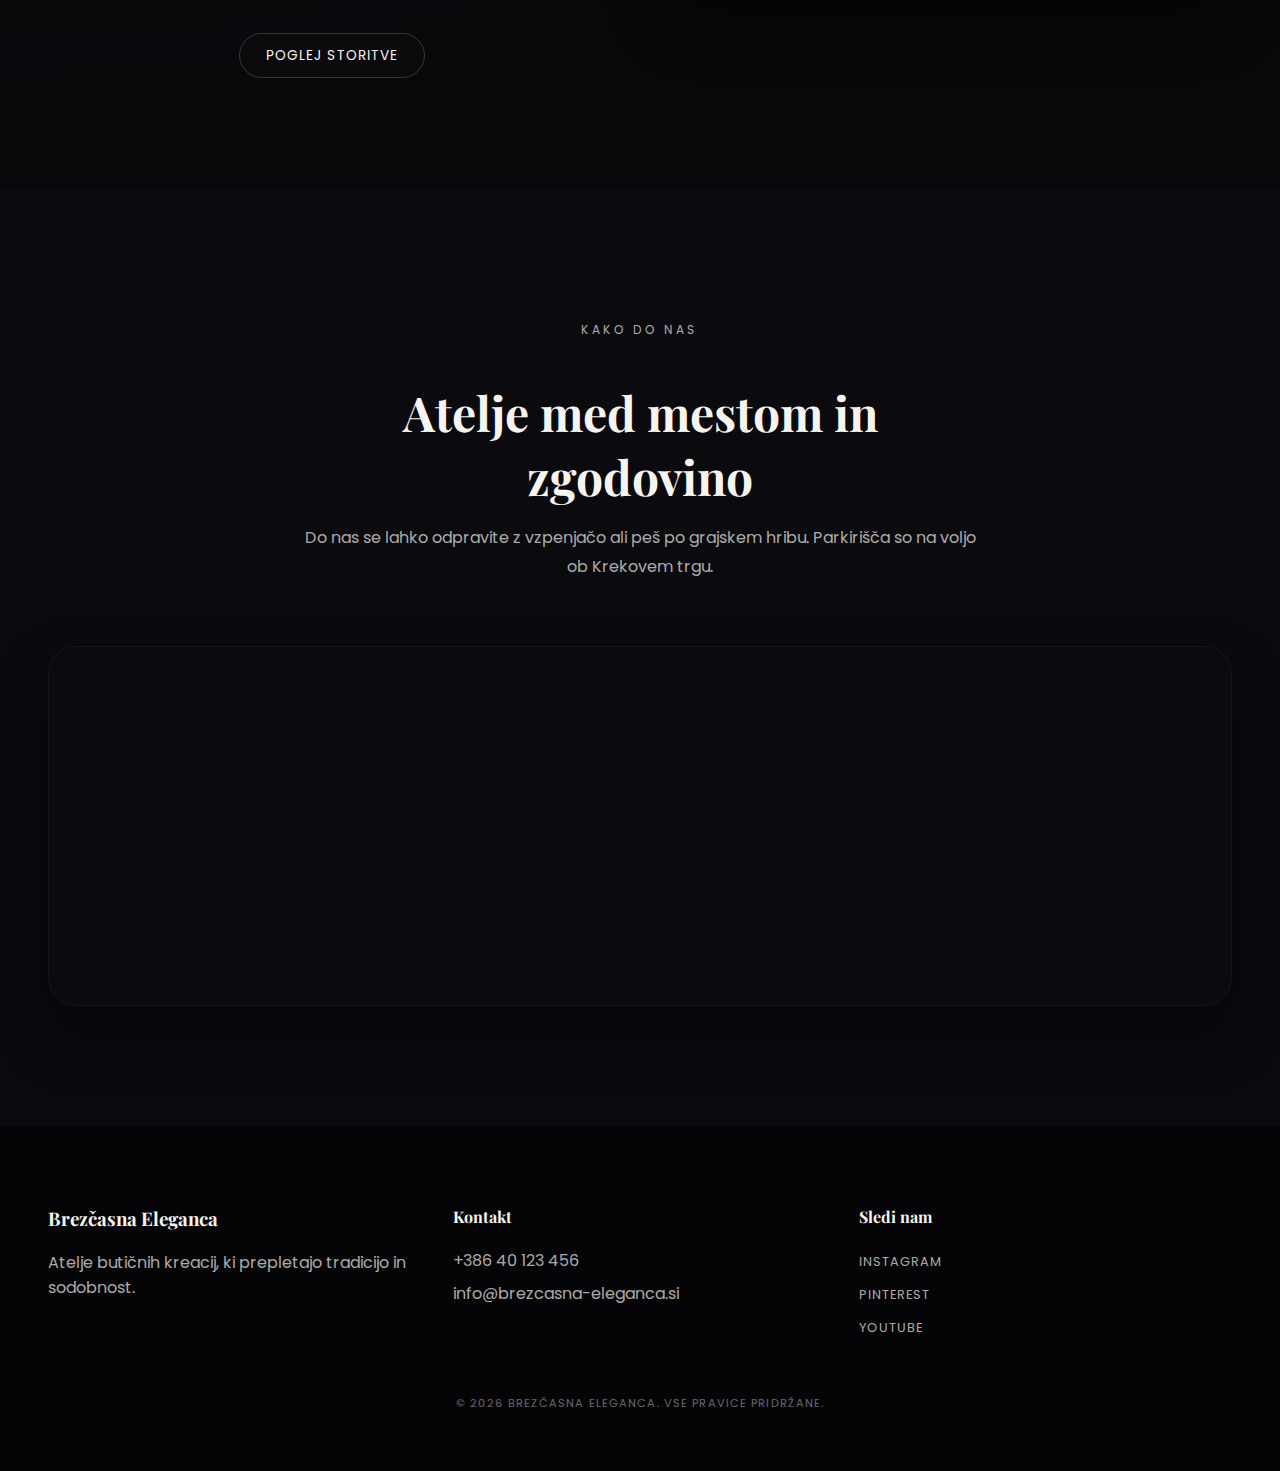
<file: kontakt.html>
<!DOCTYPE html>
<html lang="sl">
<head>
    <meta charset="UTF-8" />
    <meta name="viewport" content="width=device-width, initial-scale=1.0" />
    <title>Kontakt – Brezčasna Eleganca</title>
    <link rel="preconnect" href="https://fonts.googleapis.com" />
    <link rel="preconnect" href="https://fonts.gstatic.com" crossorigin />
    <link
        href="https://fonts.googleapis.com/css2?family=Playfair+Display:wght@400;600;700&family=Poppins:wght@300;400;500;600&display=swap"
        rel="stylesheet"
    />
    <link rel="stylesheet" href="styles/main.css" />
</head>
<body class="page page-contact">
    <header class="site-header">
        <nav class="nav">
            <a class="logo" href="index.html">Brezčasna Eleganca</a>
            <ul class="nav-links">
                <li><a href="index.html">Domov</a></li>
                <li><a href="about.html">O nas</a></li>
                <li><a href="kolekcija.html">Kolekcija</a></li>
                <li><a href="storitve.html">Storitve</a></li>
                <li><a href="mnenja.html">Mnenja</a></li>
                <li><a class="current btn" href="kontakt.html">Rezervacija</a></li>
            </ul>
        </nav>
        <div class="hero">
            <p class="eyebrow">Rezervacija termina</p>
            <h1>Stopite v stik z našim ateljejem</h1>
            <p class="hero-text">
                Pišite nam ali nas pokličite za individualni termin pomerjanja, svetovanje na daljavo ali obisk ateljeja na
                Ljubljanskem gradu.
            </p>
            <div class="hero-actions">
                <a class="btn primary" href="tel:+38640123456">Pokliči nas</a>
                <a class="btn ghost" href="mailto:info@brezcasna-eleganca.si">Pošlji e-pošto</a>
            </div>
        </div>
    </header>

    <main>
        <section class="section">
            <div class="two-column">
                <div>
                    <div class="section-heading align-left">
                        <p class="eyebrow">Kontaktni podatki</p>
                        <h2>Vedno smo vam na voljo po predhodnem dogovoru</h2>
                        <p>Najhitreje nas dosežete od ponedeljka do sobote med 10. in 18. uro.</p>
                    </div>
                    <div class="info-grid">
                        <div class="info-card">
                            <h3>Naslov</h3>
                            <p>Grajski paviljon, Ljubljanski grad<br />Grajska planota 1, 1000 Ljubljana</p>
                        </div>
                        <div class="info-card">
                            <h3>Kontakt</h3>
                            <p>
                                Telefon: <a href="tel:+38640123456">+386 40 123 456</a><br />
                                E-pošta: <a href="mailto:info@brezcasna-eleganca.si">info@brezcasna-eleganca.si</a>
                            </p>
                        </div>
                        <div class="info-card">
                            <h3>Delovni čas</h3>
                            <p>Pon–Pet: 10.00–18.00<br />Sobota: po dogovoru<br />Nedelja in prazniki: zaprto</p>
                        </div>
                    </div>
                    <div class="section-cta">
                        <a class="btn ghost" href="storitve.html">Poglej storitve</a>
                    </div>
                </div>
                <div class="contact-card">
                    <form class="contact-form">
                        <div class="form-row">
                            <label for="name">Ime in priimek</label>
                            <input id="name" name="name" type="text" placeholder="Vaše ime" required />
                        </div>
                        <div class="form-row">
                            <label for="email">E-naslov</label>
                            <input id="email" name="email" type="email" placeholder="ime@primer.si" required />
                        </div>
                        <div class="form-row">
                            <label for="service">Zanimam se za</label>
                            <input id="service" name="service" type="text" placeholder="Obleko za dogodek ..." />
                        </div>
                        <div class="form-row">
                            <label for="message">Sporočilo</label>
                            <textarea id="message" name="message" rows="5" placeholder="Vas zanima ..." required></textarea>
                        </div>
                        <button class="btn primary" type="submit">Pošlji povpraševanje</button>
                    </form>
                </div>
            </div>
        </section>

        <section class="section">
            <div class="section-heading">
                <p class="eyebrow">Kako do nas</p>
                <h2>Atelje med mestom in zgodovino</h2>
                <p>Do nas se lahko odpravite z vzpenjačo ali peš po grajskem hribu. Parkirišča so na voljo ob Krekovem trgu.</p>
            </div>
            <div class="map-frame" role="img" aria-label="Zemljevid lokacije Ljubljanski grad"></div>
        </section>
    </main>

    <footer class="site-footer">
        <div class="footer-columns">
            <div>
                <h3>Brezčasna Eleganca</h3>
                <p>Atelje butičnih kreacij, ki prepletajo tradicijo in sodobnost.</p>
            </div>
            <div>
                <h4>Kontakt</h4>
                <ul>
                    <li><a href="tel:+38640123456">+386 40 123 456</a></li>
                    <li><a href="mailto:info@brezcasna-eleganca.si">info@brezcasna-eleganca.si</a></li>
                </ul>
            </div>
            <div>
                <h4>Sledi nam</h4>
                <ul class="socials">
                    <li><a href="#">Instagram</a></li>
                    <li><a href="#">Pinterest</a></li>
                    <li><a href="#">YouTube</a></li>
                </ul>
            </div>
        </div>
        <p class="footer-note">© <span id="year"></span> Brezčasna Eleganca. Vse pravice pridržane.</p>
    </footer>

    <script>
        document.getElementById("year").textContent = new Date().getFullYear();
    </script>
</body>
</html>
</file>
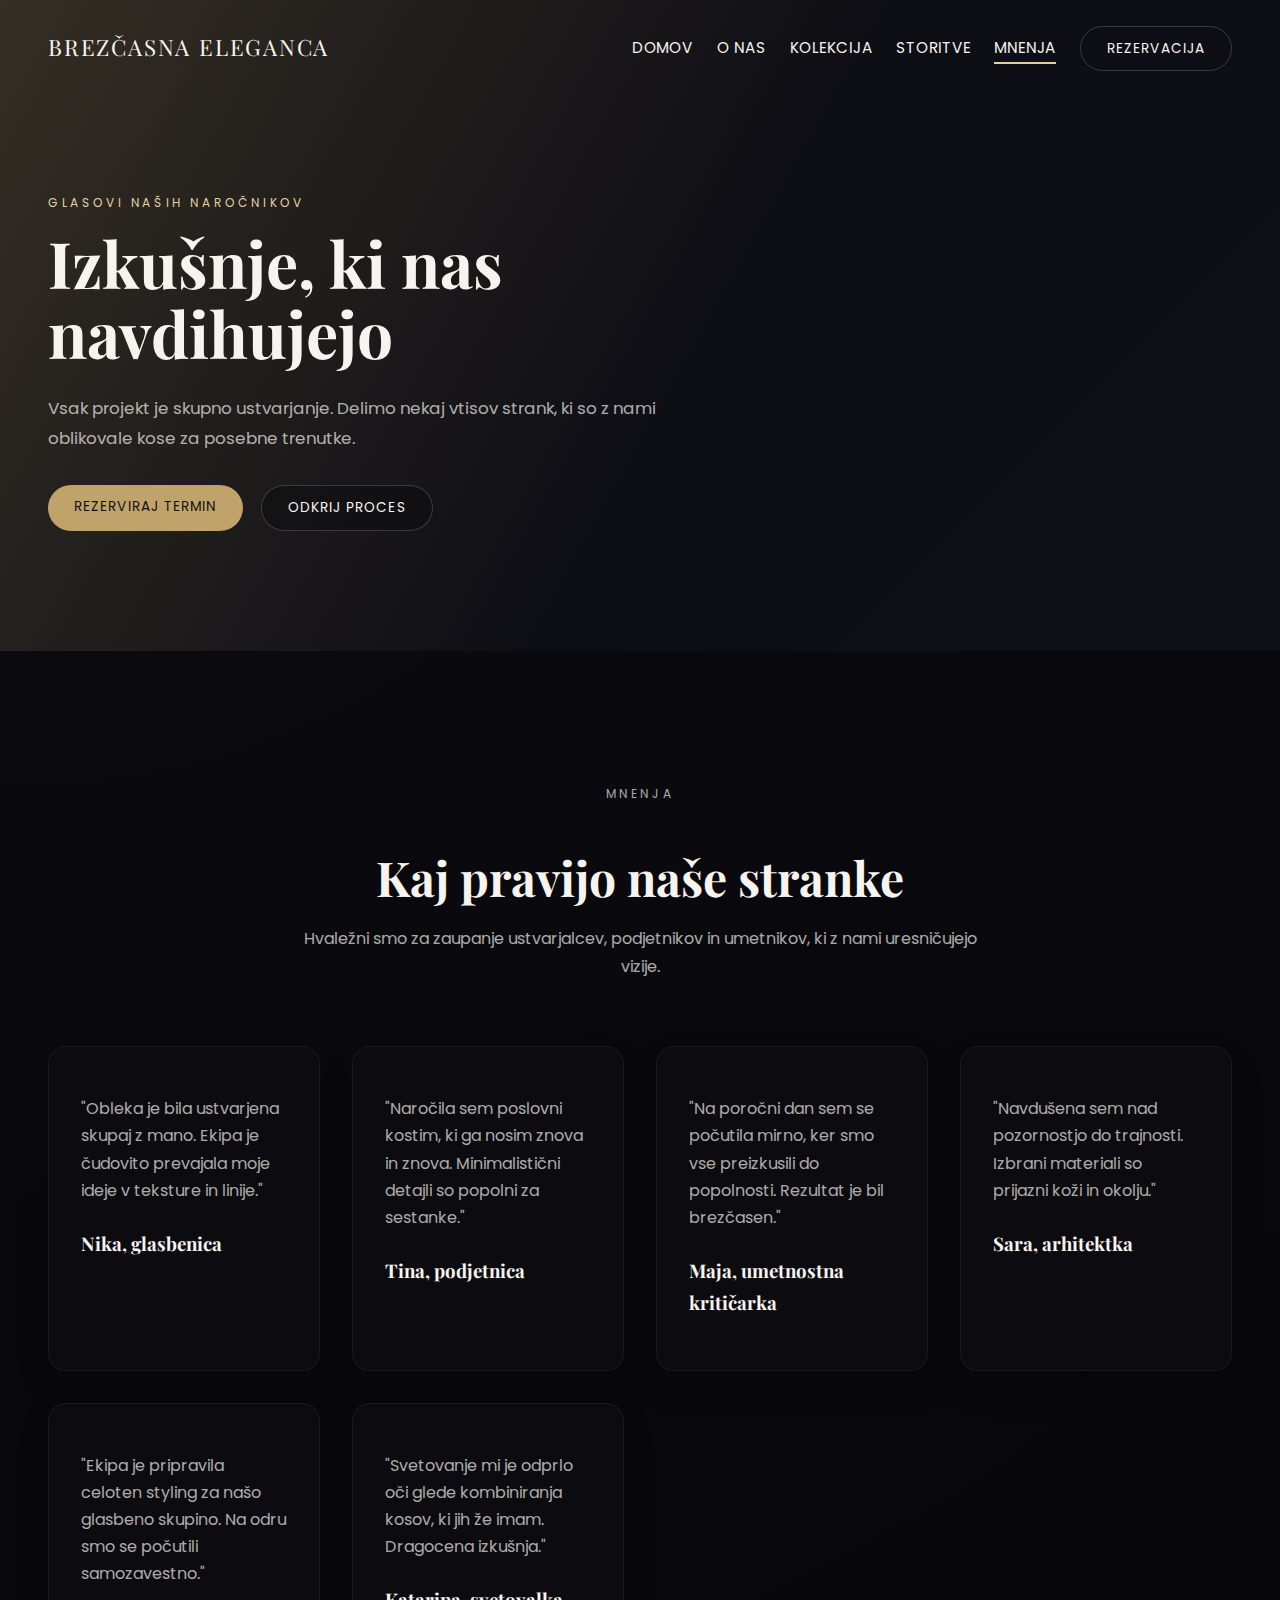
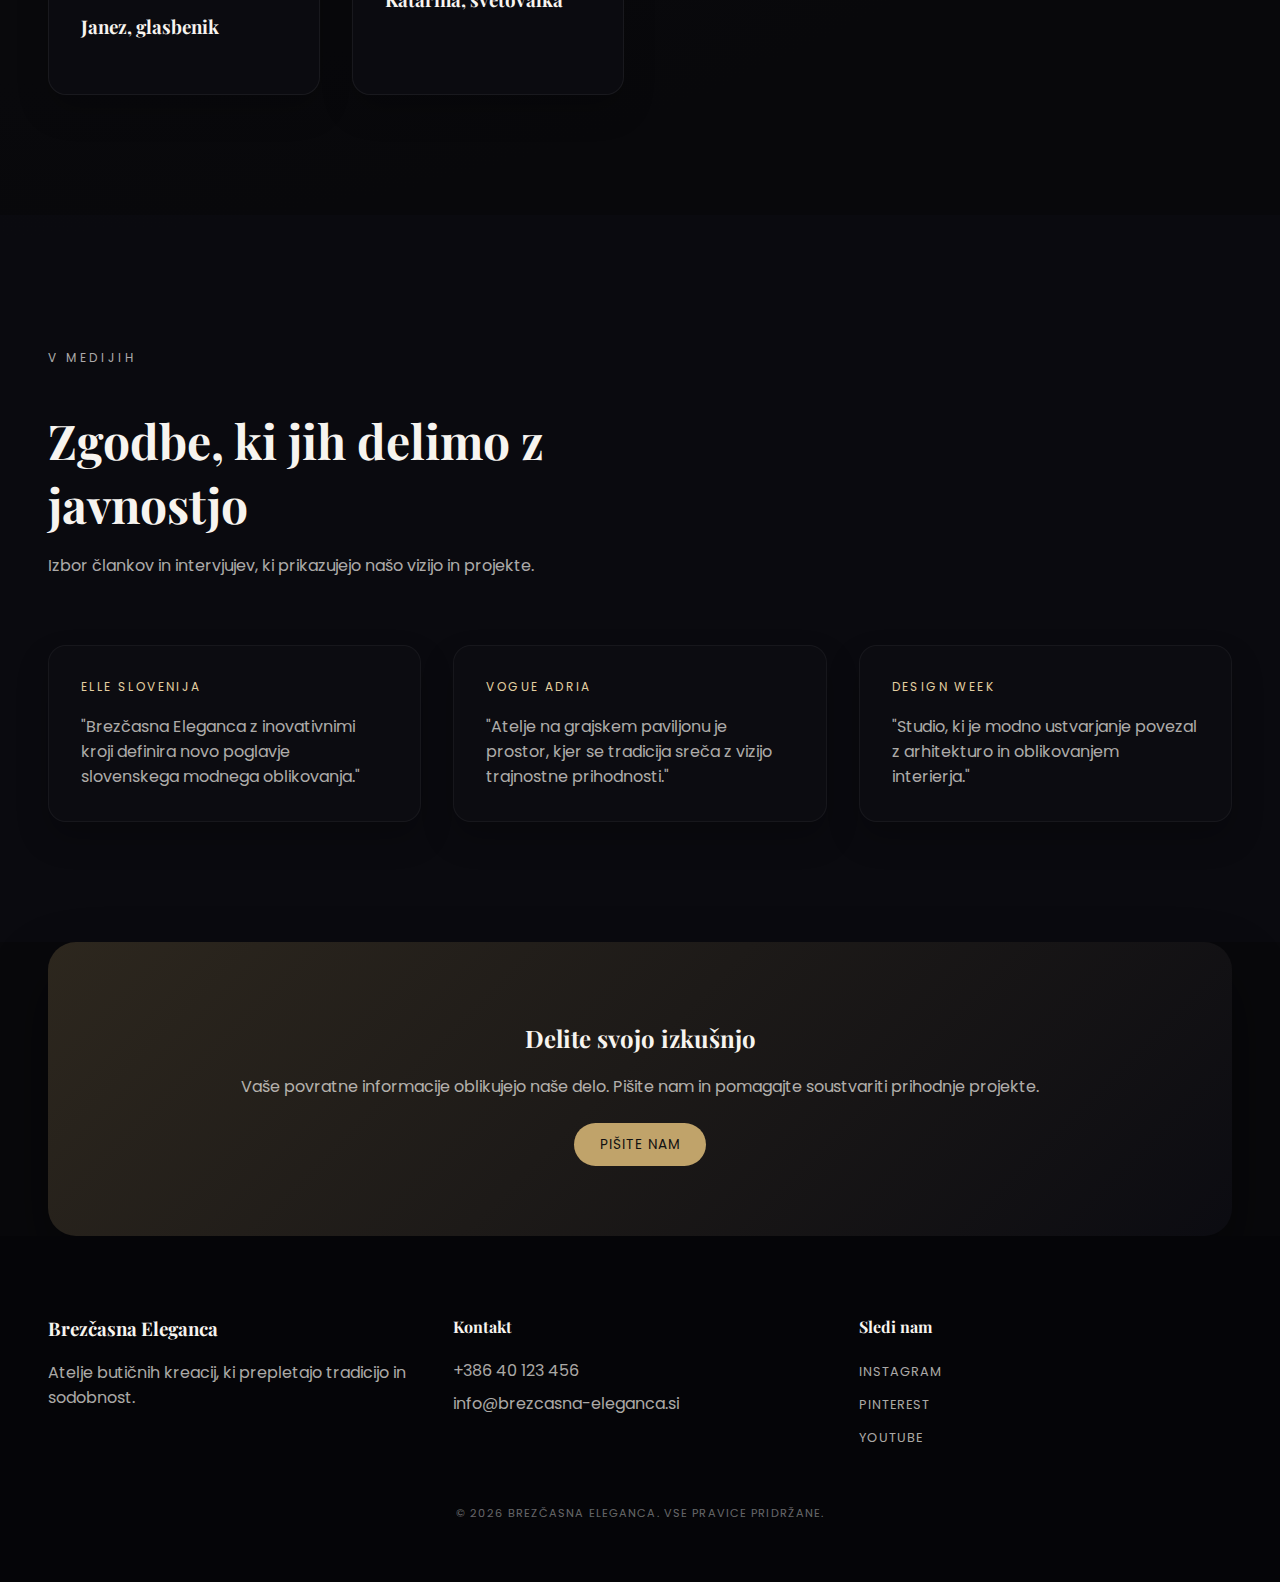
<file: mnenja.html>
<!DOCTYPE html>
<html lang="sl">
<head>
    <meta charset="UTF-8" />
    <meta name="viewport" content="width=device-width, initial-scale=1.0" />
    <title>Mnenja – Brezčasna Eleganca</title>
    <link rel="preconnect" href="https://fonts.googleapis.com" />
    <link rel="preconnect" href="https://fonts.gstatic.com" crossorigin />
    <link
        href="https://fonts.googleapis.com/css2?family=Playfair+Display:wght@400;600;700&family=Poppins:wght@300;400;500;600&display=swap"
        rel="stylesheet"
    />
    <link rel="stylesheet" href="styles/main.css" />
</head>
<body class="page page-testimonials">
    <header class="site-header">
        <nav class="nav">
            <a class="logo" href="index.html">Brezčasna Eleganca</a>
            <ul class="nav-links">
                <li><a href="index.html">Domov</a></li>
                <li><a href="about.html">O nas</a></li>
                <li><a href="kolekcija.html">Kolekcija</a></li>
                <li><a href="storitve.html">Storitve</a></li>
                <li><a class="current" href="mnenja.html">Mnenja</a></li>
                <li><a class="btn" href="kontakt.html">Rezervacija</a></li>
            </ul>
        </nav>
        <div class="hero">
            <p class="eyebrow">Glasovi naših naročnikov</p>
            <h1>Izkušnje, ki nas navdihujejo</h1>
            <p class="hero-text">
                Vsak projekt je skupno ustvarjanje. Delimo nekaj vtisov strank, ki so z nami oblikovale kose za posebne trenutke.
            </p>
            <div class="hero-actions">
                <a class="btn primary" href="kontakt.html">Rezerviraj termin</a>
                <a class="btn ghost" href="storitve.html">Odkrij proces</a>
            </div>
        </div>
    </header>

    <main>
        <section class="section testimonials">
            <div class="section-heading">
                <p class="eyebrow">Mnenja</p>
                <h2>Kaj pravijo naše stranke</h2>
                <p>Hvaležni smo za zaupanje ustvarjalcev, podjetnikov in umetnikov, ki z nami uresničujejo vizije.</p>
            </div>
            <div class="testimonial-grid">
                <article class="testimonial">
                    <p>"Obleka je bila ustvarjena skupaj z mano. Ekipa je čudovito prevajala moje ideje v teksture in linije."</p>
                    <h3>Nika, glasbenica</h3>
                </article>
                <article class="testimonial">
                    <p>"Naročila sem poslovni kostim, ki ga nosim znova in znova. Minimalistični detajli so popolni za sestanke."</p>
                    <h3>Tina, podjetnica</h3>
                </article>
                <article class="testimonial">
                    <p>"Na poročni dan sem se počutila mirno, ker smo vse preizkusili do popolnosti. Rezultat je bil brezčasen."</p>
                    <h3>Maja, umetnostna kritičarka</h3>
                </article>
                <article class="testimonial">
                    <p>"Navdušena sem nad pozornostjo do trajnosti. Izbrani materiali so prijazni koži in okolju."</p>
                    <h3>Sara, arhitektka</h3>
                </article>
                <article class="testimonial">
                    <p>"Ekipa je pripravila celoten styling za našo glasbeno skupino. Na odru smo se počutili samozavestno."</p>
                    <h3>Janez, glasbenik</h3>
                </article>
                <article class="testimonial">
                    <p>"Svetovanje mi je odprlo oči glede kombiniranja kosov, ki jih že imam. Dragocena izkušnja."</p>
                    <h3>Katarina, svetovalka</h3>
                </article>
            </div>
        </section>

        <section class="section">
            <div class="section-heading align-left">
                <p class="eyebrow">V medijih</p>
                <h2>Zgodbe, ki jih delimo z javnostjo</h2>
                <p>Izbor člankov in intervjujev, ki prikazujejo našo vizijo in projekte.</p>
            </div>
            <div class="press-list">
                <article class="press-card">
                    <span>Elle Slovenija</span>
                    <p>"Brezčasna Eleganca z inovativnimi kroji definira novo poglavje slovenskega modnega oblikovanja."</p>
                </article>
                <article class="press-card">
                    <span>Vogue Adria</span>
                    <p>"Atelje na grajskem paviljonu je prostor, kjer se tradicija sreča z vizijo trajnostne prihodnosti."</p>
                </article>
                <article class="press-card">
                    <span>Design Week</span>
                    <p>"Studio, ki je modno ustvarjanje povezal z arhitekturo in oblikovanjem interierja."</p>
                </article>
            </div>
        </section>

        <section class="section highlight">
            <div class="highlight-content">
                <h2>Delite svojo izkušnjo</h2>
                <p>Vaše povratne informacije oblikujejo naše delo. Pišite nam in pomagajte soustvariti prihodnje projekte.</p>
                <a class="btn primary" href="kontakt.html">Pišite nam</a>
            </div>
        </section>
    </main>

    <footer class="site-footer">
        <div class="footer-columns">
            <div>
                <h3>Brezčasna Eleganca</h3>
                <p>Atelje butičnih kreacij, ki prepletajo tradicijo in sodobnost.</p>
            </div>
            <div>
                <h4>Kontakt</h4>
                <ul>
                    <li><a href="tel:+38640123456">+386 40 123 456</a></li>
                    <li><a href="mailto:info@brezcasna-eleganca.si">info@brezcasna-eleganca.si</a></li>
                </ul>
            </div>
            <div>
                <h4>Sledi nam</h4>
                <ul class="socials">
                    <li><a href="#">Instagram</a></li>
                    <li><a href="#">Pinterest</a></li>
                    <li><a href="#">YouTube</a></li>
                </ul>
            </div>
        </div>
        <p class="footer-note">© <span id="year"></span> Brezčasna Eleganca. Vse pravice pridržane.</p>
    </footer>

    <script>
        document.getElementById("year").textContent = new Date().getFullYear();
    </script>
</body>
</html>
</file>
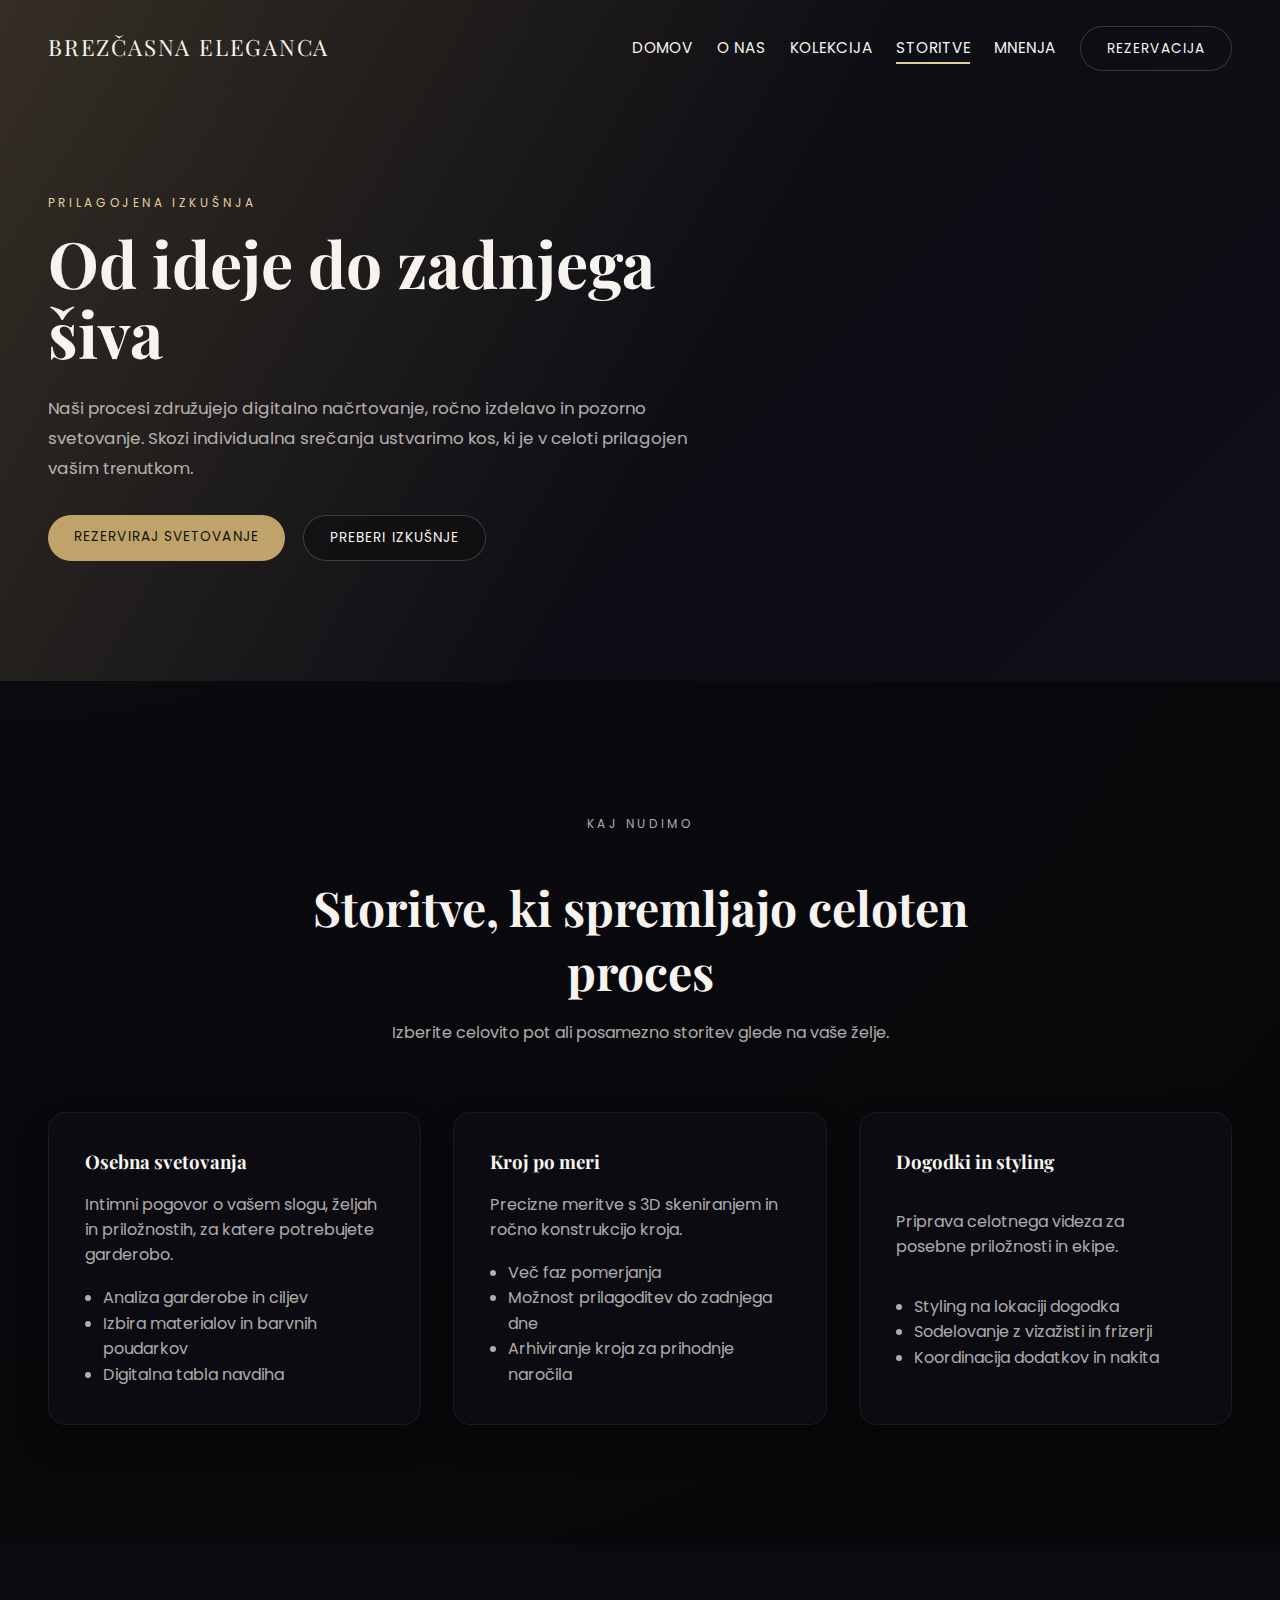
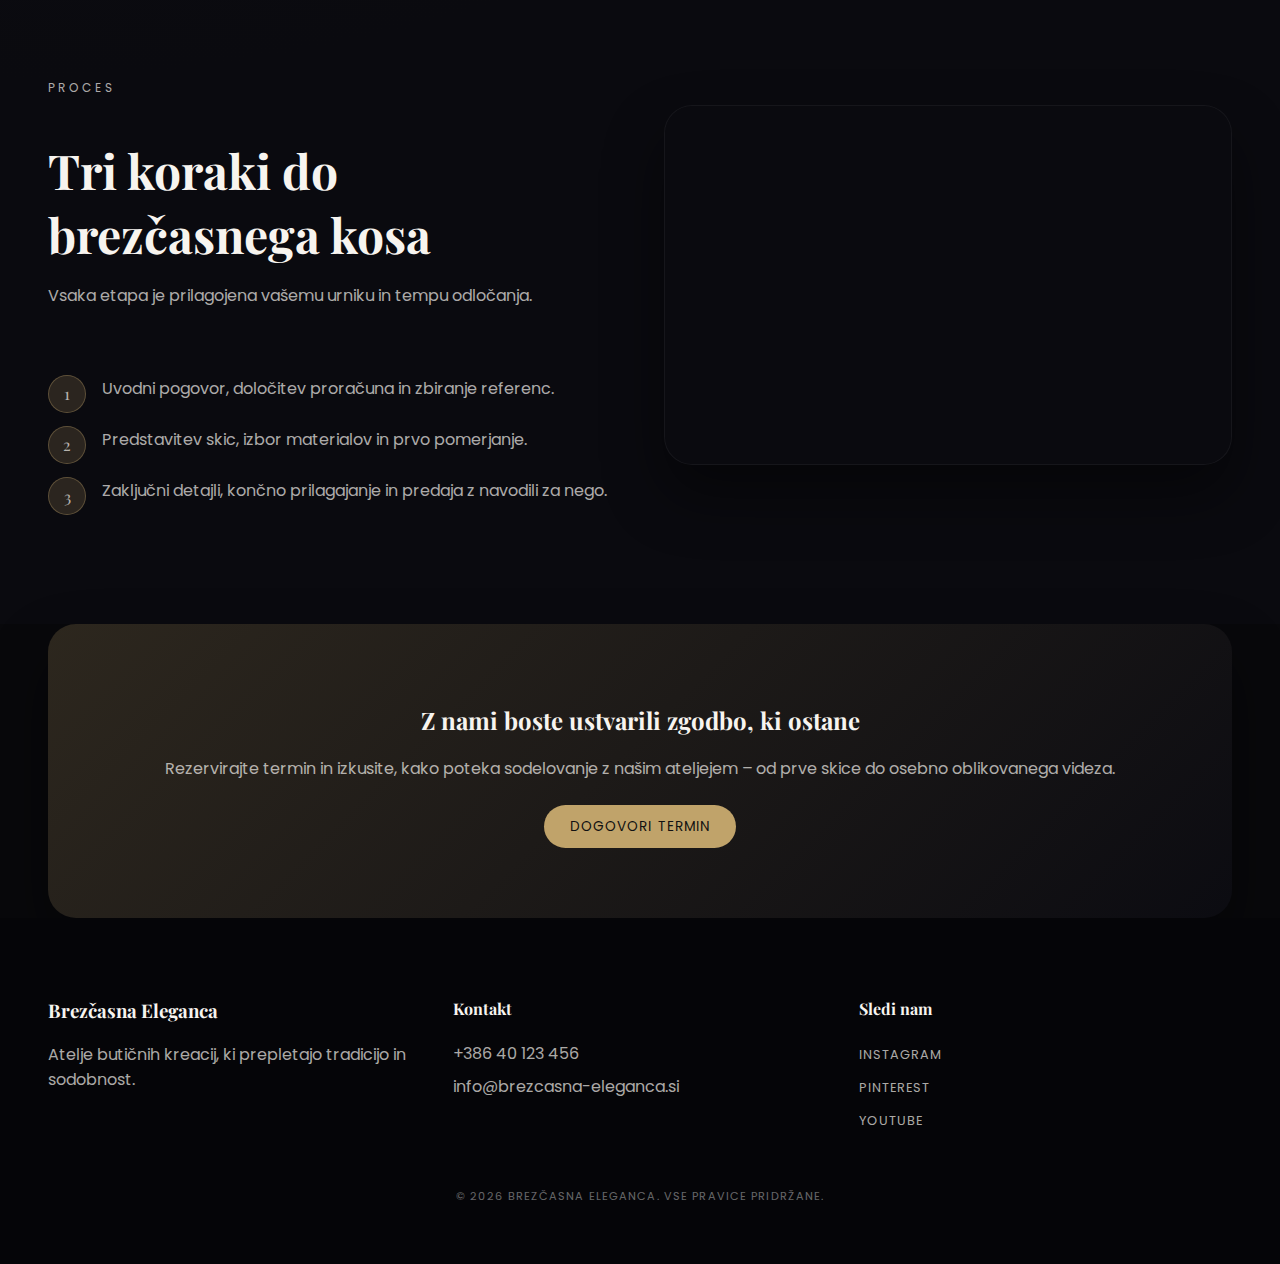
<file: storitve.html>
<!DOCTYPE html>
<html lang="sl">
<head>
    <meta charset="UTF-8" />
    <meta name="viewport" content="width=device-width, initial-scale=1.0" />
    <title>Storitve – Brezčasna Eleganca</title>
    <link rel="preconnect" href="https://fonts.googleapis.com" />
    <link rel="preconnect" href="https://fonts.gstatic.com" crossorigin />
    <link
        href="https://fonts.googleapis.com/css2?family=Playfair+Display:wght@400;600;700&family=Poppins:wght@300;400;500;600&display=swap"
        rel="stylesheet"
    />
    <link rel="stylesheet" href="styles/main.css" />
</head>
<body class="page page-services">
    <header class="site-header">
        <nav class="nav">
            <a class="logo" href="index.html">Brezčasna Eleganca</a>
            <ul class="nav-links">
                <li><a href="index.html">Domov</a></li>
                <li><a href="about.html">O nas</a></li>
                <li><a href="kolekcija.html">Kolekcija</a></li>
                <li><a class="current" href="storitve.html">Storitve</a></li>
                <li><a href="mnenja.html">Mnenja</a></li>
                <li><a class="btn" href="kontakt.html">Rezervacija</a></li>
            </ul>
        </nav>
        <div class="hero">
            <p class="eyebrow">Prilagojena izkušnja</p>
            <h1>Od ideje do zadnjega šiva</h1>
            <p class="hero-text">
                Naši procesi združujejo digitalno načrtovanje, ročno izdelavo in pozorno svetovanje. Skozi individualna srečanja
                ustvarimo kos, ki je v celoti prilagojen vašim trenutkom.
            </p>
            <div class="hero-actions">
                <a class="btn primary" href="kontakt.html">Rezerviraj svetovanje</a>
                <a class="btn ghost" href="mnenja.html">Preberi izkušnje</a>
            </div>
        </div>
    </header>

    <main>
        <section class="section">
            <div class="section-heading">
                <p class="eyebrow">Kaj nudimo</p>
                <h2>Storitve, ki spremljajo celoten proces</h2>
                <p>Izberite celovito pot ali posamezno storitev glede na vaše želje.</p>
            </div>
            <div class="service-grid">
                <article class="service-card">
                    <h3>Osebna svetovanja</h3>
                    <p>Intimni pogovor o vašem slogu, željah in priložnostih, za katere potrebujete garderobo.</p>
                    <ul>
                        <li>Analiza garderobe in ciljev</li>
                        <li>Izbira materialov in barvnih poudarkov</li>
                        <li>Digitalna tabla navdiha</li>
                    </ul>
                </article>
                <article class="service-card">
                    <h3>Kroj po meri</h3>
                    <p>Precizne meritve s 3D skeniranjem in ročno konstrukcijo kroja.</p>
                    <ul>
                        <li>Več faz pomerjanja</li>
                        <li>Možnost prilagoditev do zadnjega dne</li>
                        <li>Arhiviranje kroja za prihodnje naročila</li>
                    </ul>
                </article>
                <article class="service-card">
                    <h3>Dogodki in styling</h3>
                    <p>Priprava celotnega videza za posebne priložnosti in ekipe.</p>
                    <ul>
                        <li>Styling na lokaciji dogodka</li>
                        <li>Sodelovanje z vizažisti in frizerji</li>
                        <li>Koordinacija dodatkov in nakita</li>
                    </ul>
                </article>
            </div>
        </section>

        <section class="section">
            <div class="two-column">
                <div>
                    <div class="section-heading align-left">
                        <p class="eyebrow">Proces</p>
                        <h2>Tri koraki do brezčasnega kosa</h2>
                        <p>Vsaka etapa je prilagojena vašemu urniku in tempu odločanja.</p>
                    </div>
                    <ol class="numbered-list">
                        <li>Uvodni pogovor, določitev proračuna in zbiranje referenc.</li>
                        <li>Predstavitev skic, izbor materialov in prvo pomerjanje.</li>
                        <li>Zaključni detajli, končno prilagajanje in predaja z navodili za nego.</li>
                    </ol>
                </div>
                <div class="image-panel image-process" aria-hidden="true"></div>
            </div>
        </section>

        <section class="section highlight">
            <div class="highlight-content">
                <h2>Z nami boste ustvarili zgodbo, ki ostane</h2>
                <p>
                    Rezervirajte termin in izkusite, kako poteka sodelovanje z našim ateljejem – od prve skice do osebno
                    oblikovanega videza.
                </p>
                <a class="btn primary" href="kontakt.html">Dogovori termin</a>
            </div>
        </section>
    </main>

    <footer class="site-footer">
        <div class="footer-columns">
            <div>
                <h3>Brezčasna Eleganca</h3>
                <p>Atelje butičnih kreacij, ki prepletajo tradicijo in sodobnost.</p>
            </div>
            <div>
                <h4>Kontakt</h4>
                <ul>
                    <li><a href="tel:+38640123456">+386 40 123 456</a></li>
                    <li><a href="mailto:info@brezcasna-eleganca.si">info@brezcasna-eleganca.si</a></li>
                </ul>
            </div>
            <div>
                <h4>Sledi nam</h4>
                <ul class="socials">
                    <li><a href="#">Instagram</a></li>
                    <li><a href="#">Pinterest</a></li>
                    <li><a href="#">YouTube</a></li>
                </ul>
            </div>
        </div>
        <p class="footer-note">© <span id="year"></span> Brezčasna Eleganca. Vse pravice pridržane.</p>
    </footer>

    <script>
        document.getElementById("year").textContent = new Date().getFullYear();
    </script>
</body>
</html>
</file>
<file: styles/main.css>
:root {
    --bg-dark: #0c0c0f;
    --bg-muted: #15151d;
    --accent: #c0a36a;
    --accent-light: #e3cfa0;
    --text: #f7f4ef;
    --text-muted: rgba(247, 244, 239, 0.7);
    --radius-large: 28px;
    --radius: 18px;
    --max-width: 1200px;
    --shadow: 0 30px 60px rgba(0, 0, 0, 0.45);
}

* {
    box-sizing: border-box;
}

html {
    scroll-behavior: smooth;
}

body {
    margin: 0;
    font-family: "Poppins", "Segoe UI", sans-serif;
    background: radial-gradient(circle at top left, #151520, #08080b 58%);
    color: var(--text);
}

img {
    max-width: 100%;
    display: block;
}

a {
    color: inherit;
    text-decoration: none;
}

a:hover,
a:focus {
    color: var(--accent-light);
}

.site-header {
    min-height: 100vh;
    background: linear-gradient(135deg, rgba(12, 12, 15, 0.92), rgba(15, 15, 25, 0.92)),
        url("https://images.unsplash.com/photo-1521572163474-6864f9cf17ab?auto=format&fit=crop&w=1600&q=80") center/cover;
    padding: 32px 48px 80px;
    display: flex;
    flex-direction: column;
    position: relative;
}

.site-header::after {
    content: "";
    position: absolute;
    inset: 0;
    background: linear-gradient(120deg, rgba(192, 163, 106, 0.22), transparent 55%);
    pointer-events: none;
}

.nav {
    display: flex;
    justify-content: space-between;
    align-items: center;
    position: relative;
    z-index: 1;
}

.logo {
    font-family: "Playfair Display", serif;
    font-size: 1.4rem;
    letter-spacing: 0.08em;
    text-transform: uppercase;
    text-decoration: none;
    color: var(--text);
}

.logo:hover,
.logo:focus {
    color: var(--accent-light);
}

.nav-links {
    list-style: none;
    display: flex;
    gap: 24px;
    margin: 0;
    padding: 0;
    align-items: center;
}

.nav-links li {
    font-size: 0.95rem;
    letter-spacing: 0.05em;
    text-transform: uppercase;
}

.nav-links a {
    position: relative;
    padding-bottom: 6px;
}

.nav-links a::after {
    content: "";
    position: absolute;
    left: 0;
    bottom: 0;
    width: 0;
    height: 2px;
    background: var(--accent-light);
    transition: width 0.3s ease;
}

.nav-links a:hover::after,
.nav-links a:focus::after,
.nav-links a.current::after {
    width: 100%;
}

.btn {
    padding: 12px 26px;
    border-radius: 999px;
    border: 1px solid rgba(255, 255, 255, 0.18);
    font-size: 0.85rem;
    letter-spacing: 0.08em;
    text-transform: uppercase;
    transition: all 0.3s ease;
}

.nav-links .btn {
    padding-bottom: 12px;
}

.nav-links .btn::after {
    display: none;
}

.btn:hover {
    background: rgba(255, 255, 255, 0.08);
    border-color: rgba(255, 255, 255, 0.32);
}

.btn.primary {
    background: var(--accent);
    color: #111;
    border: none;
}

.btn.primary:hover {
    background: var(--accent-light);
}

.btn.ghost {
    background: rgba(12, 12, 15, 0.55);
}

.hero {
    margin-top: auto;
    max-width: 640px;
    position: relative;
    z-index: 1;
}

.eyebrow {
    text-transform: uppercase;
    letter-spacing: 0.3em;
    font-size: 0.75rem;
    color: var(--accent-light);
    margin-bottom: 16px;
}

h1 {
    font-family: "Playfair Display", serif;
    font-size: clamp(2.5rem, 5vw, 4.5rem);
    line-height: 1.1;
    margin: 0 0 24px;
}

.hero-text {
    font-size: 1.05rem;
    line-height: 1.8;
    color: var(--text-muted);
}

.hero-actions {
    display: flex;
    gap: 18px;
    margin-top: 32px;
}

.section {
    padding: 120px 48px;
}

.section:nth-of-type(even) {
    background: rgba(12, 12, 18, 0.65);
}

.section-heading {
    max-width: 680px;
    margin: 0 auto 64px;
    text-align: center;
}

.section-heading h2 {
    font-family: "Playfair Display", serif;
    font-size: clamp(2rem, 4vw, 3rem);
    margin-bottom: 16px;
}

.section-heading p {
    color: var(--text-muted);
    line-height: 1.8;
}

.section-cta {
    margin-top: 48px;
    text-align: center;
}

.section-cta .btn {
    min-width: 220px;
}

.contact .section-cta {
    grid-column: 1 / -1;
}

.experience .section-cta {
    grid-column: 1 / -1;
}

.about .pillars {
    display: grid;
    grid-template-columns: repeat(auto-fit, minmax(240px, 1fr));
    gap: 28px;
}

.pillar {
    background: linear-gradient(135deg, rgba(21, 21, 29, 0.9), rgba(8, 8, 11, 0.6));
    padding: 32px;
    border-radius: var(--radius);
    border: 1px solid rgba(255, 255, 255, 0.05);
    box-shadow: 0 18px 40px rgba(0, 0, 0, 0.25);
}

.pillar h3 {
    font-family: "Playfair Display", serif;
    margin-top: 0;
    margin-bottom: 16px;
}

.collection {
    position: relative;
}

.collection::before {
    content: "";
    position: absolute;
    inset: 12% 8% auto;
    height: 320px;
    background: radial-gradient(circle at left, rgba(192, 163, 106, 0.18), transparent 65%);
    z-index: 0;
}

.collection-grid {
    display: grid;
    grid-template-columns: repeat(auto-fit, minmax(280px, 1fr));
    gap: 32px;
    position: relative;
    z-index: 1;
}

.collection-card {
    background: rgba(12, 12, 18, 0.85);
    border-radius: var(--radius-large);
    overflow: hidden;
    border: 1px solid rgba(255, 255, 255, 0.05);
    box-shadow: var(--shadow);
    transition: transform 0.4s ease;
}

.collection-card:hover {
    transform: translateY(-10px);
}

.collection-card .image {
    height: 260px;
    background-size: cover;
    background-position: center;
}

.image-one {
    background-image: url("https://images.unsplash.com/photo-1521572163474-6864f9cf17ab?auto=format&fit=crop&w=1200&q=80");
}

.image-two {
    background-image: url("https://images.unsplash.com/photo-1524504388940-b1c1722653e1?auto=format&fit=crop&w=1200&q=80");
}

.image-three {
    background-image: url("https://images.unsplash.com/photo-1503342394128-c104d54dba01?auto=format&fit=crop&w=1200&q=80");
}

.collection-card .content {
    padding: 28px 32px 36px;
}

.collection-card h3 {
    font-family: "Playfair Display", serif;
    margin: 0 0 12px;
}

.collection-card p {
    color: var(--text-muted);
    margin: 0;
    line-height: 1.6;
}

.experience {
    display: grid;
    grid-template-columns: 1.1fr 0.9fr;
    gap: 48px;
    align-items: center;
}

.experience-list {
    list-style: none;
    margin: 48px 0 0;
    padding: 0;
    display: grid;
    gap: 28px;
}

.experience-list h3 {
    margin: 0 0 12px;
    font-family: "Playfair Display", serif;
}

.experience-list p {
    margin: 0;
    color: var(--text-muted);
}

.experience-media {
    position: relative;
}

.video-frame {
    position: relative;
    border-radius: var(--radius-large);
    overflow: hidden;
    aspect-ratio: 3 / 4;
    background: url("https://images.unsplash.com/photo-1487412947147-5cebf100ffc2?auto=format&fit=crop&w=900&q=80") center/cover;
    box-shadow: var(--shadow);
}

.video-overlay {
    position: absolute;
    inset: 0;
    background: rgba(12, 12, 18, 0.35);
    display: grid;
    place-items: center;
}

.play-icon {
    display: inline-flex;
    width: 70px;
    height: 70px;
    border-radius: 50%;
    border: 2px solid rgba(255, 255, 255, 0.4);
    justify-content: center;
    align-items: center;
    font-size: 1.5rem;
    transition: transform 0.3s ease;
}

.video-frame:hover .play-icon {
    transform: scale(1.06);
    border-color: rgba(255, 255, 255, 0.7);
}

.caption {
    margin-top: 18px;
    color: var(--text-muted);
    letter-spacing: 0.05em;
    text-transform: uppercase;
    font-size: 0.75rem;
}

.highlight {
    background: linear-gradient(135deg, rgba(192, 163, 106, 0.2), rgba(12, 12, 18, 0.9));
    border-radius: var(--radius-large);
    margin: 0 48px;
    padding: 80px;
    text-align: center;
    box-shadow: var(--shadow);
}

.highlight h2 {
    font-family: "Playfair Display", serif;
    margin-top: 0;
}

.highlight p {
    color: var(--text-muted);
    margin-bottom: 32px;
}

.testimonial-grid {
    display: grid;
    grid-template-columns: repeat(auto-fit, minmax(260px, 1fr));
    gap: 32px;
}

.testimonial {
    background: rgba(12, 12, 18, 0.8);
    padding: 32px;
    border-radius: var(--radius);
    border: 1px solid rgba(255, 255, 255, 0.06);
    box-shadow: 0 16px 32px rgba(0, 0, 0, 0.2);
    line-height: 1.7;
    color: var(--text-muted);
}

.testimonial h3 {
    margin-top: 24px;
    font-family: "Playfair Display", serif;
    color: var(--text);
}

.contact {
    display: grid;
    grid-template-columns: 1fr 1fr;
    gap: 48px;
    align-items: start;
}

.contact-form {
    background: rgba(12, 12, 18, 0.85);
    padding: 40px;
    border-radius: var(--radius);
    border: 1px solid rgba(255, 255, 255, 0.06);
    box-shadow: 0 20px 40px rgba(0, 0, 0, 0.3);
}

.form-row {
    display: flex;
    flex-direction: column;
    gap: 12px;
    margin-bottom: 24px;
}

label {
    font-size: 0.9rem;
    letter-spacing: 0.08em;
    text-transform: uppercase;
    color: var(--text-muted);
}

input,
textarea {
    padding: 16px;
    border-radius: 12px;
    border: none;
    background: rgba(255, 255, 255, 0.06);
    color: var(--text);
    font-family: inherit;
}

input:focus,
textarea:focus {
    outline: 2px solid rgba(192, 163, 106, 0.6);
}

.site-footer {
    padding: 80px 48px 48px;
    background: #050508;
}

.footer-columns {
    display: grid;
    grid-template-columns: repeat(auto-fit, minmax(200px, 1fr));
    gap: 32px;
}

.footer-columns h3,
.footer-columns h4 {
    font-family: "Playfair Display", serif;
    margin-top: 0;
}

.footer-columns p,
.footer-columns li {
    color: var(--text-muted);
}

.footer-columns ul {
    list-style: none;
    padding: 0;
    margin: 0;
    display: grid;
    gap: 8px;
}

.socials a {
    letter-spacing: 0.08em;
    text-transform: uppercase;
    font-size: 0.8rem;
}

.footer-note {
    text-align: center;
    margin-top: 56px;
    color: rgba(255, 255, 255, 0.4);
    letter-spacing: 0.1em;
    text-transform: uppercase;
    font-size: 0.7rem;
}

.section-heading.align-left {
    text-align: left;
    margin-left: 0;
}

.section-heading.align-left p {
    margin-left: 0;
}

.page .site-header {
    min-height: 460px;
    padding-bottom: 120px;
}

.page .site-header .hero {
    margin-top: 120px;
}

.page main {
    background: rgba(8, 8, 12, 0.7);
}

.two-column {
    display: grid;
    grid-template-columns: repeat(auto-fit, minmax(280px, 1fr));
    gap: 48px;
    align-items: center;
}

.image-panel {
    min-height: 360px;
    border-radius: var(--radius-large);
    background-size: cover;
    background-position: center;
    box-shadow: var(--shadow);
    border: 1px solid rgba(255, 255, 255, 0.05);
}

.image-atelier {
    background-image: url("https://images.unsplash.com/photo-1524504388940-b1c1722653e1?auto=format&fit=crop&w=1200&q=80");
}

.image-sketches {
    background-image: url("https://images.unsplash.com/photo-1487412720507-e7ab37603c6f?auto=format&fit=crop&w=1200&q=80");
}

.image-process {
    background-image: url("https://images.unsplash.com/photo-1462396881884-de2c07cb95ed?auto=format&fit=crop&w=1200&q=80");
}

.image-salon {
    background-image: url("https://images.unsplash.com/photo-1524504388940-b1c1722653e1?auto=format&fit=crop&w=1200&q=80");
}

.image-look-1 {
    background-image: url("https://images.unsplash.com/photo-1487412720507-e7ab37603c6f?auto=format&fit=crop&w=1400&q=80");
}

.image-look-2 {
    background-image: url("https://images.unsplash.com/photo-1521572267360-ee0c2909d518?auto=format&fit=crop&w=1400&q=80");
}

.image-look-3 {
    background-image: url("https://images.unsplash.com/photo-1524504388940-b1c1722653e1?auto=format&fit=crop&w=1400&q=80");
}

.image-look-4 {
    background-image: url("https://images.unsplash.com/photo-1503342217505-b0a15ec3261c?auto=format&fit=crop&w=1400&q=80");
}

.timeline {
    list-style: none;
    margin: 48px 0 0;
    padding: 0 0 0 32px;
    border-left: 1px solid rgba(255, 255, 255, 0.15);
    display: grid;
    gap: 32px;
}

.timeline li {
    position: relative;
    color: var(--text-muted);
    line-height: 1.7;
}

.timeline li::before {
    content: "";
    position: absolute;
    left: -32px;
    top: 6px;
    width: 14px;
    height: 14px;
    border-radius: 50%;
    border: 2px solid var(--accent-light);
    background: var(--bg-dark);
}

.service-grid {
    display: grid;
    grid-template-columns: repeat(auto-fit, minmax(260px, 1fr));
    gap: 32px;
}

.service-card {
    background: rgba(12, 12, 18, 0.82);
    border-radius: var(--radius);
    padding: 36px;
    border: 1px solid rgba(255, 255, 255, 0.06);
    box-shadow: 0 16px 32px rgba(0, 0, 0, 0.25);
    display: grid;
    gap: 18px;
}

.service-card h3 {
    margin: 0;
    font-family: "Playfair Display", serif;
}

.service-card p {
    margin: 0;
    color: var(--text-muted);
}

.service-card ul {
    margin: 0;
    padding-left: 18px;
    color: var(--text-muted);
    line-height: 1.6;
}

.numbered-list {
    counter-reset: step;
    list-style: none;
    margin: 0;
    padding: 0;
    display: grid;
    gap: 24px;
}

.numbered-list li {
    counter-increment: step;
    padding-left: 54px;
    position: relative;
    color: var(--text-muted);
    line-height: 1.7;
}

.numbered-list li::before {
    content: counter(step);
    position: absolute;
    left: 0;
    top: 0;
    width: 36px;
    height: 36px;
    border-radius: 50%;
    background: rgba(192, 163, 106, 0.18);
    border: 1px solid rgba(192, 163, 106, 0.35);
    display: grid;
    place-items: center;
    font-family: "Playfair Display", serif;
}

.lookbook-grid {
    display: grid;
    grid-template-columns: repeat(auto-fit, minmax(220px, 1fr));
    gap: 24px;
    grid-auto-rows: 220px;
}

.lookbook-item {
    height: 100%;
    border-radius: var(--radius);
    background-size: cover;
    background-position: center;
    box-shadow: 0 16px 36px rgba(0, 0, 0, 0.35);
    border: 1px solid rgba(255, 255, 255, 0.04);
}

.lookbook-item.tall {
    grid-row: span 2;
}

.press-list {
    display: grid;
    grid-template-columns: repeat(auto-fit, minmax(260px, 1fr));
    gap: 32px;
}

.press-card {
    padding: 32px;
    border-radius: var(--radius);
    background: rgba(12, 12, 18, 0.8);
    border: 1px solid rgba(255, 255, 255, 0.05);
    box-shadow: 0 16px 32px rgba(0, 0, 0, 0.22);
    display: grid;
    gap: 18px;
}

.press-card span {
    letter-spacing: 0.2em;
    text-transform: uppercase;
    font-size: 0.75rem;
    color: var(--accent-light);
}

.press-card p {
    color: var(--text-muted);
    margin: 0;
}

.info-grid {
    display: grid;
    grid-template-columns: repeat(auto-fit, minmax(220px, 1fr));
    gap: 24px;
    margin-top: 32px;
}

.info-card {
    background: rgba(12, 12, 18, 0.8);
    padding: 28px;
    border-radius: var(--radius);
    border: 1px solid rgba(255, 255, 255, 0.05);
    color: var(--text-muted);
    line-height: 1.6;
}

.info-card h3 {
    margin-top: 0;
    font-family: "Playfair Display", serif;
    color: var(--text);
}

.contact-card {
    background: rgba(12, 12, 18, 0.85);
    padding: 48px;
    border-radius: var(--radius-large);
    border: 1px solid rgba(255, 255, 255, 0.06);
    box-shadow: var(--shadow);
}

.map-frame {
    margin-top: 48px;
    border-radius: var(--radius-large);
    overflow: hidden;
    border: 1px solid rgba(255, 255, 255, 0.05);
    box-shadow: var(--shadow);
    min-height: 360px;
    background: url("https://images.unsplash.com/photo-1528909514045-2fa4ac7a08ba?auto=format&fit=crop&w=1200&q=80") center/cover;
}

@media (max-width: 1024px) {
    .site-header {
        padding: 32px 32px 64px;
    }

    .section {
        padding: 100px 32px;
    }

    .experience {
        grid-template-columns: 1fr;
    }

    .contact {
        grid-template-columns: 1fr;
    }

    .highlight {
        margin: 0;
    }
}

@media (max-width: 720px) {
    .nav {
        flex-direction: column;
        gap: 24px;
    }

    .nav-links {
        flex-wrap: wrap;
        justify-content: center;
    }

    .hero {
        margin-top: 96px;
    }

    .section {
        padding: 80px 24px;
    }

    .highlight {
        padding: 64px 32px;
    }
}

@media (max-width: 540px) {
    .hero-actions {
        flex-direction: column;
        align-items: flex-start;
    }

    .btn {
        width: 100%;
        text-align: center;
    }
}
</file>
